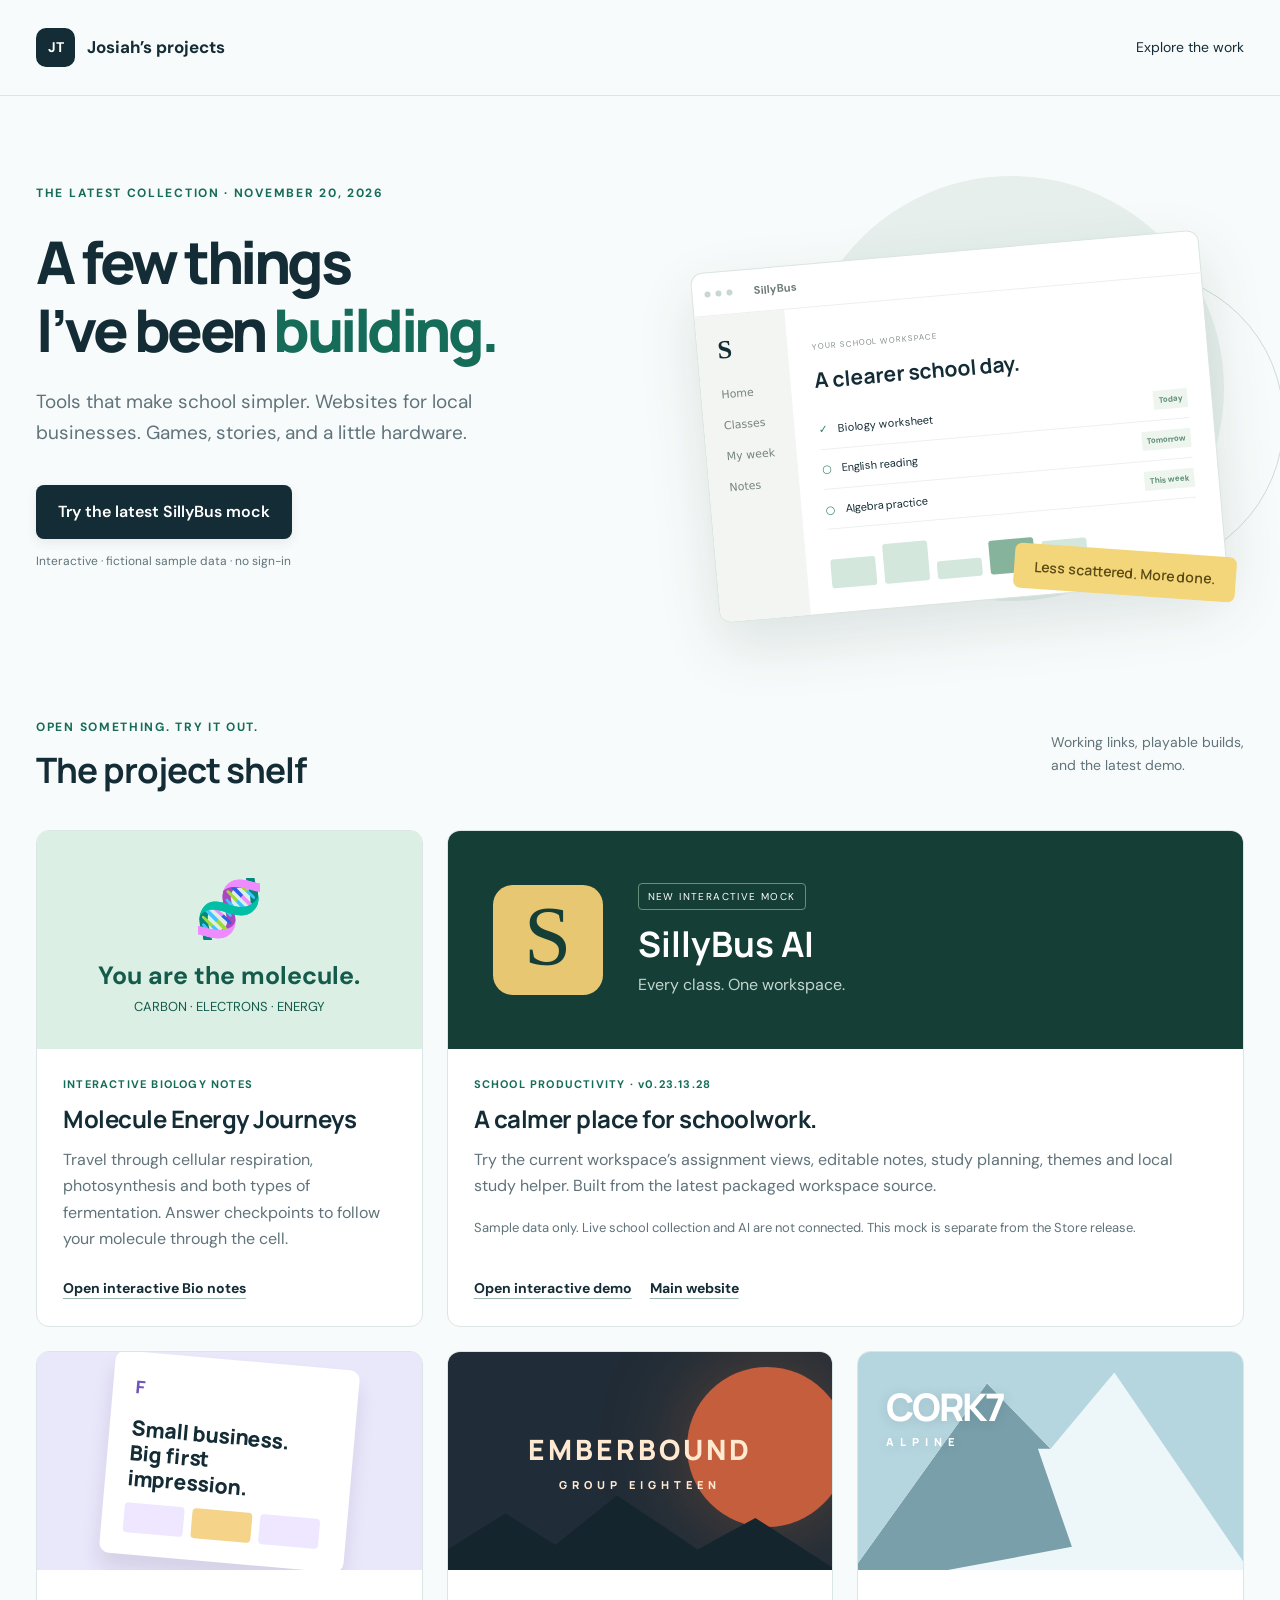
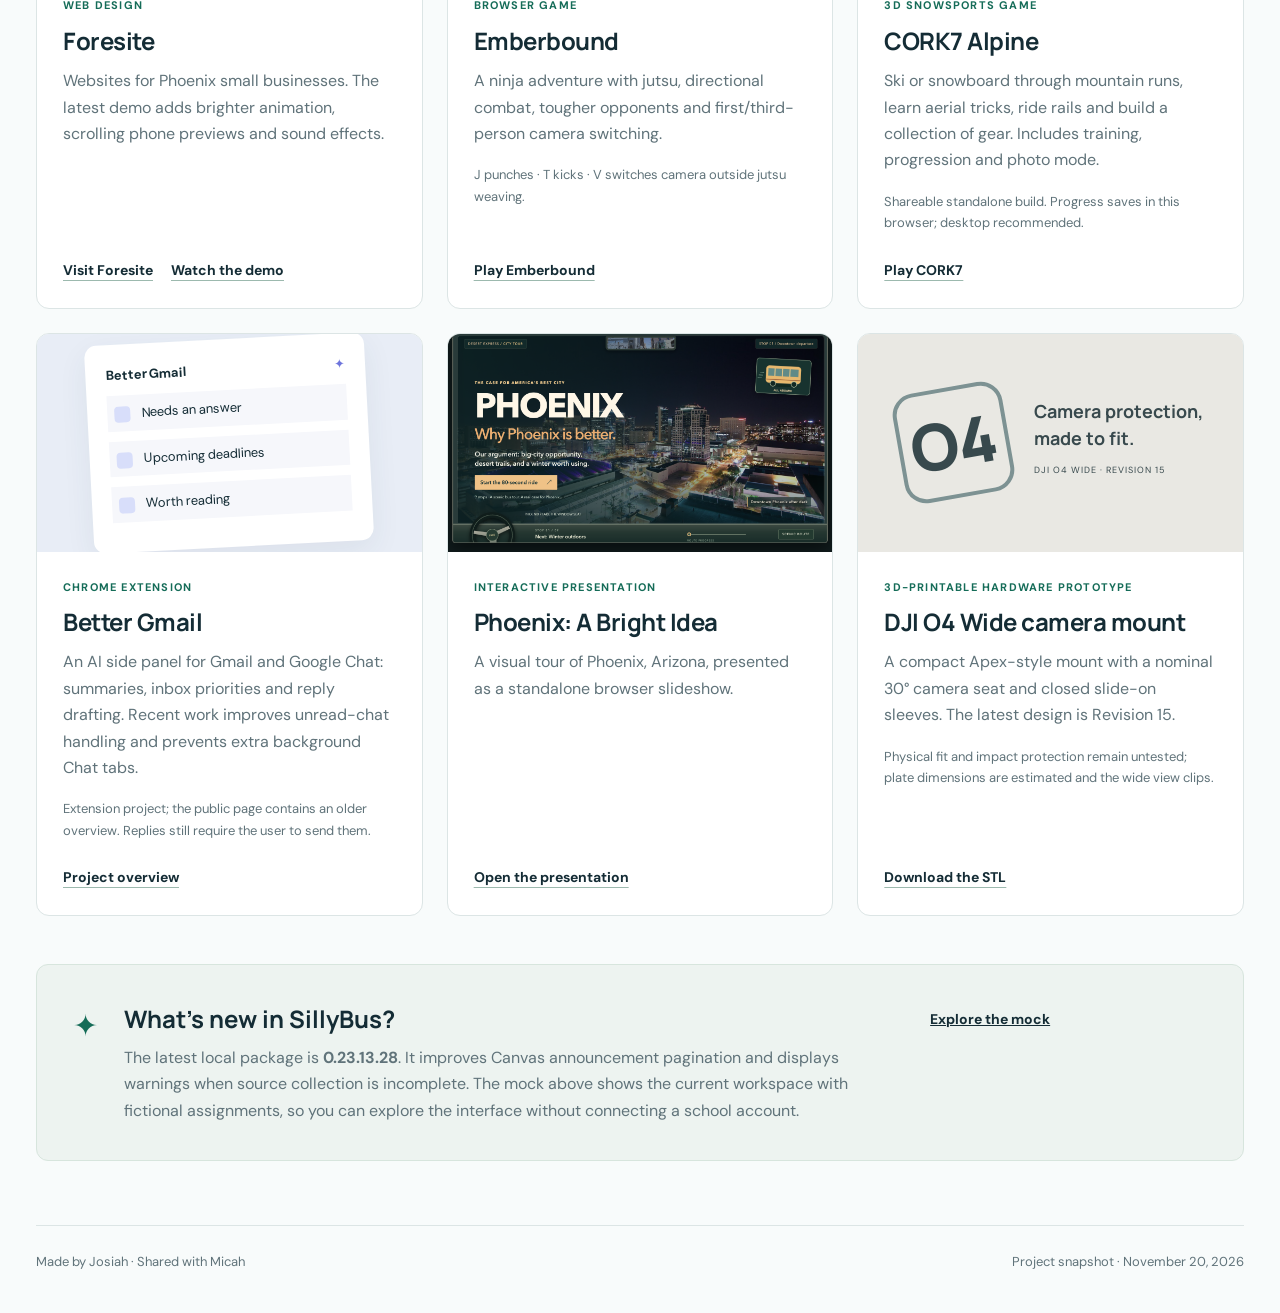
<file: index.html>
<!doctype html><html lang="en"><head><meta charset="utf-8"><meta name="viewport" content="width=device-width,initial-scale=1"><title>Josiah’s latest projects · November 2026</title><meta name="description" content="Explore Josiah’s latest apps, games and designs, including an interactive SillyBus demo."><meta name="robots" content="noindex"><link rel="stylesheet" href="showcase.css"></head><body>
<header><a class="brand" href="./"><span>JT</span> Josiah’s projects</a><a href="#projects">Explore the work</a></header>
<main><section class="hero"><p class="eyebrow">THE LATEST COLLECTION · NOVEMBER 20, 2026</p><h1>A few things<br>I’ve been <em>building.</em></h1><p class="lede">Tools that make school simpler. Websites for local businesses. Games, stories, and a little hardware.</p><a class="button" href="sillybus/">Try the latest SillyBus mock</a><span class="hero-note">Interactive · fictional sample data · no sign-in</span><div class="hero-art" aria-hidden="true"><div class="orbit one"></div><div class="orbit two"></div><div class="art-window"><div class="window-top"><i></i><i></i><i></i><b>SillyBus</b></div><div class="window-body"><div class="mini-rail">S<br><span>Home<br>Classes<br>My week<br>Notes</span></div><div class="mini-main"><small>YOUR SCHOOL WORKSPACE</small><h3>A clearer school day.</h3><div class="mini-task"><i>✓</i> Biology worksheet <b>Today</b></div><div class="mini-task"><i>○</i> English reading <b>Tomorrow</b></div><div class="mini-task"><i>○</i> Algebra practice <b>This week</b></div><div class="mini-chart"><span></span><span></span><span></span><span></span><span></span></div></div></div></div><div class="art-label">Less scattered. More done.</div></div></section>
<section id="projects"><div class="section-heading"><div><p class="eyebrow">OPEN SOMETHING. TRY IT OUT.</p><h2>The project shelf</h2></div><p>Working links, playable builds,<br>and the latest demo.</p></div>
<div class="grid">
<article class="card"><div class="card-art" style="background:#dcefe4;color:#145b4b;flex-direction:column"><span style="font-size:56px">🧬</span><strong style="font-size:25px">You are the molecule.</strong><span style="font-size:13px">CARBON · ELECTRONS · ENERGY</span></div><div class="card-body"><p class="category">INTERACTIVE BIOLOGY NOTES</p><h3>Molecule Energy Journeys</h3><p>Travel through cellular respiration, photosynthesis and both types of fermentation. Answer checkpoints to follow your molecule through the cell.</p><div class="links"><a href="biology/">Open interactive Bio notes</a></div></div></article>

<article class="card featured"><div class="card-art silly"><span class="large-s">S</span><div><span class="pill">NEW INTERACTIVE MOCK</span><h3>SillyBus AI</h3><p>Every class. One workspace.</p></div></div><div class="card-body"><p class="category">SCHOOL PRODUCTIVITY · v0.23.13.28</p><h3>A calmer place for schoolwork.</h3><p>Try the current workspace’s assignment views, editable notes, study planning, themes and local study helper. Built from the latest packaged workspace source.</p><p class="fine">Sample data only. Live school collection and AI are not connected. This mock is separate from the Store release.</p><div class="links"><a href="sillybus/">Open interactive demo</a><a href="https://sillybusai.com">Main website</a></div></div></article>
<article class="card"><div class="card-art foresite"><div class="web-layout"><i>F</i><strong>Small business.<br>Big first impression.</strong><div><b></b><b></b><b></b></div></div></div><div class="card-body"><p class="category">WEB DESIGN</p><h3>Foresite</h3><p>Websites for Phoenix small businesses. The latest demo adds brighter animation, scrolling phone previews and sound effects.</p><div class="links"><a href="https://foresite-roan.vercel.app/">Visit Foresite</a><a href="https://foresite-roan.vercel.app/demo/">Watch the demo</a></div></div></article>
<article class="card"><div class="card-art ember"><span class="ember-sun"></span><strong>EMBERBOUND<span>GROUP EIGHTEEN</span></strong></div><div class="card-body"><p class="category">BROWSER GAME</p><h3>Emberbound</h3><p>A ninja adventure with jutsu, directional combat, tougher opponents and first/third-person camera switching.</p><p class="fine">J punches · T kicks · V switches camera outside jutsu weaving.</p><div class="links"><a href="https://group-eighteen-shinobi.josiahetucker.chatgpt.site/">Play Emberbound</a></div></div></article>
<article class="card"><div class="card-art snow"><div class="mountain"></div><strong>CORK7<span>ALPINE</span></strong></div><div class="card-body"><p class="category">3D SNOWSPORTS GAME</p><h3>CORK7 Alpine</h3><p>Ski or snowboard through mountain runs, learn aerial tricks, ride rails and build a collection of gear. Includes training, progression and photo mode.</p><p class="fine">Shareable standalone build. Progress saves in this browser; desktop recommended.</p><div class="links"><a href="cork7/">Play CORK7</a></div></div></article>
<article class="card"><div class="card-art mail"><div class="mail-window"><b>Better Gmail <span>✦</span></b><p><i></i> Needs an answer</p><p><i></i> Upcoming deadlines</p><p><i></i> Worth reading</p></div></div><div class="card-body"><p class="category">CHROME EXTENSION</p><h3>Better Gmail</h3><p>An AI side panel for Gmail and Google Chat: summaries, inbox priorities and reply drafting. Recent work improves unread-chat handling and prevents extra background Chat tabs.</p><p class="fine">Extension project; the public page contains an older overview. Replies still require the user to send them.</p><div class="links"><a href="better-gmail.html">Project overview</a></div></div></article>
<article class="card"><div class="card-art phoenix"><img src="assets/phoenix.png" alt="Preview of the Phoenix city presentation" loading="lazy"></div><div class="card-body"><p class="category">INTERACTIVE PRESENTATION</p><h3>Phoenix: A Bright Idea</h3><p>A visual tour of Phoenix, Arizona, presented as a standalone browser slideshow.</p><div class="links"><a href="phoenix/">Open the presentation</a></div></div></article>
<article class="card"><div class="card-art hardware"><span>O4</span><div><strong>Camera protection,<br>made to fit.</strong><p>DJI O4 WIDE · REVISION 15</p></div></div><div class="card-body"><p class="category">3D-PRINTABLE HARDWARE PROTOTYPE</p><h3>DJI O4 Wide camera mount</h3><p>A compact Apex-style mount with a nominal 30° camera seat and closed slide-on sleeves. The latest design is Revision 15.</p><p class="fine">Physical fit and impact protection remain untested; plate dimensions are estimated and the wide view clips.</p><div class="links"><a href="assets/O4-Wide-R15.stl" download>Download the STL</a></div></div></article>
</div></section>
<section class="release"><span>✦</span><div><h2>What’s new in SillyBus?</h2><p>The latest local package is <b>0.23.13.28</b>. It improves Canvas announcement pagination and displays warnings when source collection is incomplete. The mock above shows the current workspace with fictional assignments, so you can explore the interface without connecting a school account.</p></div><a href="sillybus/">Explore the mock</a></section>
</main><footer><span>Made by Josiah · Shared with Micah</span><span>Project snapshot · November 20, 2026</span></footer></body></html>
</file>
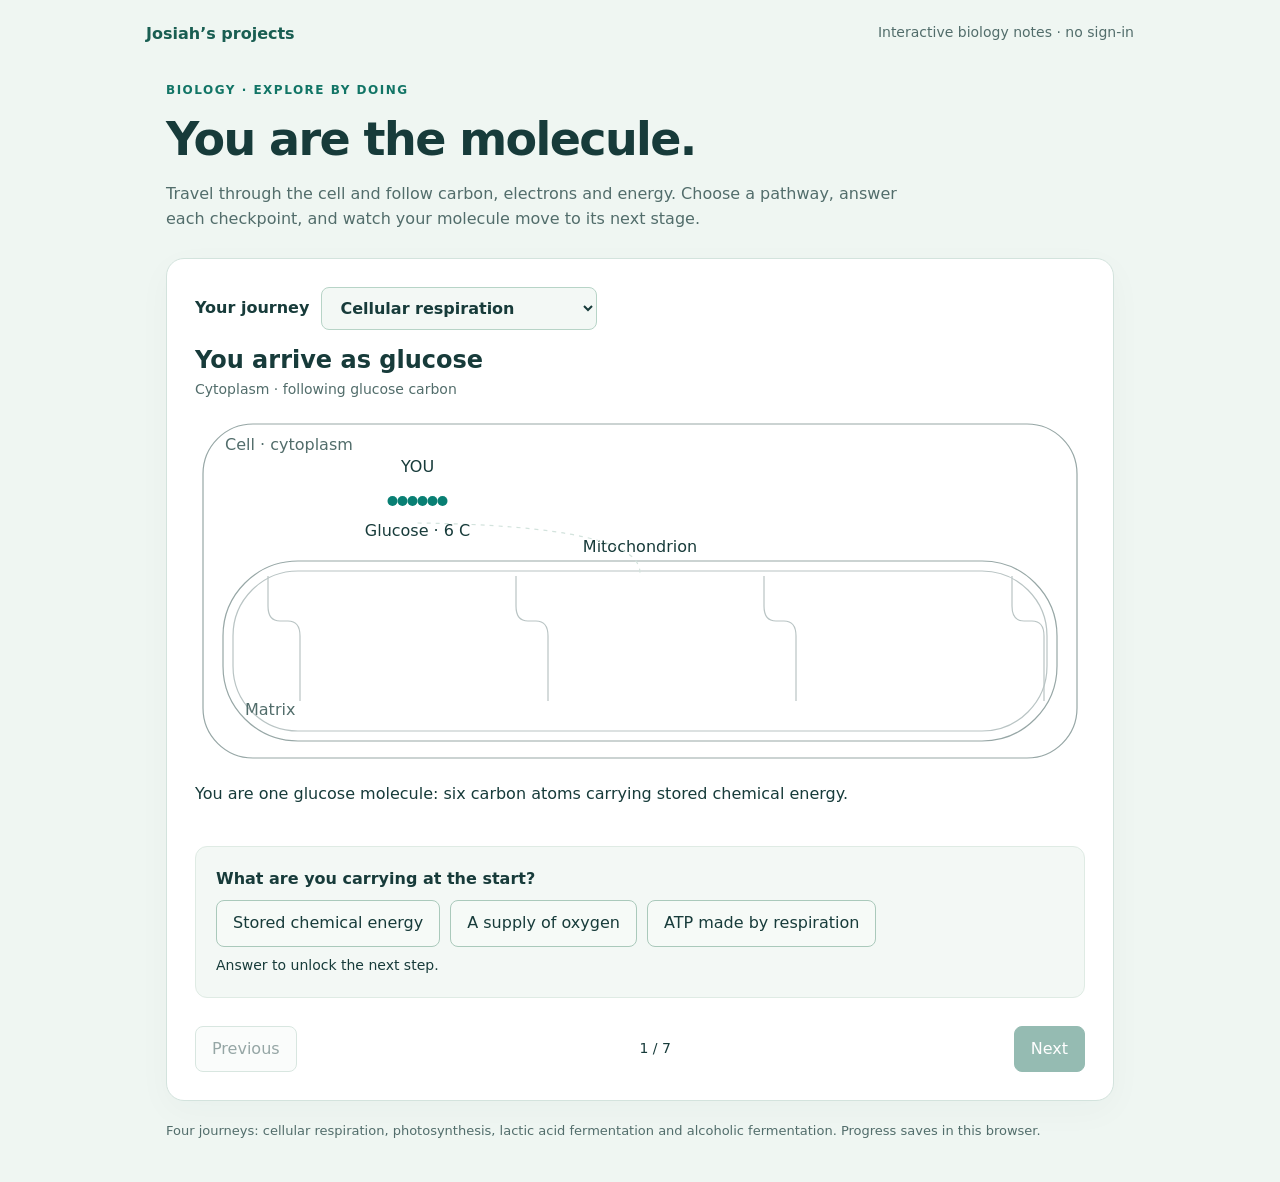
<file: biology/index.html>
<!doctype html><html lang="en"><head><meta charset="utf-8"><meta name="viewport" content="width=device-width,initial-scale=1"><title>Interactive Bio Notes · Molecule Energy Journeys</title><meta name="robots" content="noindex"><style>
:root{--font-size-base:16px;--foreground:#173b3a;--background:#fff;--muted-foreground:#526d6b;--border:#d3e3dd;--viz-series-1:#087f73;--viz-series-2:#9c5aa5}*{box-sizing:border-box}body{margin:0;background:#eff6f2;color:var(--foreground);font:16px/1.55 system-ui,sans-serif}header{max-width:1040px;padding:22px 26px;margin:auto;display:flex;justify-content:space-between;gap:15px}header a{color:#195e52;text-decoration:none;font-weight:650}header span{font-size:14px;color:#526d6b}main{max-width:1000px;margin:8px auto 40px;padding:0 26px}.eyebrow{font-size:12px;font-weight:700;letter-spacing:1.5px;color:#127566}h1{font-size:clamp(30px,5vw,46px);letter-spacing:-1.6px;line-height:1.15;margin:14px 0}h2{font-size:24px;line-height:1.2;margin:0}.intro{color:#526d6b;max-width:740px;margin-bottom:26px}.panel{background:#fff;border:1px solid var(--border);padding:28px;border-radius:18px;box-shadow:0 10px 35px #173b3a08}.form-label{font-weight:650;display:flex;gap:12px;align-items:center;flex-wrap:wrap}.form-select{font:inherit;background:#f3f8f5;border:1px solid #b7d4c7;border-radius:8px;padding:10px 14px;color:var(--foreground);max-width:100%}.viz-row{display:flex;gap:10px;align-items:center;flex-wrap:wrap}.btn{font:inherit;cursor:pointer;border:1px solid #aac9bb;border-radius:8px;background:#f6faf7;padding:10px 16px;color:var(--foreground)}.btn:hover{background:#e6f3ec}.btn[aria-pressed=true]{outline:2px solid #07816d;background:#e1f3e8}.btn-primary{background:#176b57;color:white;border-color:#176b57}.btn:disabled{opacity:.45;cursor:default}.btn:focus-visible,.form-select:focus-visible,a:focus-visible{outline:3px solid #b084df;outline-offset:3px}.text-small{font-size:14px}.text-muted{color:var(--muted-foreground)}.text-destructive{color:#b64335}.tabular-nums{font-variant-numeric:tabular-nums}.mej-check{padding:20px;background:#f3f8f5;border:1px solid #dfebe4;border-radius:12px}#mej-question{font-weight:650}#mej-caption{margin:0}footer{font-size:13px;color:#526d6b;margin-top:20px}.mej-navigation{padding-top:12px}@media(max-width:600px){header{padding:18px}header span{display:none}main{padding:0 14px}.panel{padding:18px 14px}.mej-check{padding:14px}.btn{padding:10px 12px}#molecule-energy-journeys .mej-heading{padding-inline-end:0!important}#molecule-energy-journeys #mej-map{font-size:12px}.form-select{width:100%}}
</style></head><body><header><a href="../">Josiah’s projects</a><span>Interactive biology notes · no sign-in</span></header><main><p class="eyebrow">BIOLOGY · EXPLORE BY DOING</p><h1>You are the molecule.</h1><p class="intro">Travel through the cell and follow carbon, electrons and energy. Choose a pathway, answer each checkpoint, and watch your molecule move to its next stage.</p><section class="panel"><div id="molecule-energy-journeys">
  <div class="viz-controls">
    <label class="form-label" for="mej-path">Your journey
      <select class="form-select" id="mej-path">
        <option value="respiration">Cellular respiration</option>
        <option value="photosynthesis">Photosynthesis</option>
        <option value="lactate">Fermentation: lactic acid</option>
        <option value="alcohol">Fermentation: alcoholic</option>
      </select>
    </label>
  </div>
  <div class="mej-heading">
    <h2 id="mej-title"></h2>
    <div class="text-small text-muted" id="mej-location"></div>
  </div>
  <div class="mej-scene" id="mej-scene">
    <svg id="mej-map" role="img" aria-labelledby="mej-map-title mej-map-desc"></svg>
  </div>
  <div class="mej-detail" aria-live="polite">
    <p id="mej-caption"></p>
  </div>
  <div class="mej-check">
    <div id="mej-question"></div>
    <div class="viz-row" id="mej-choices"></div>
    <div class="text-small" id="mej-feedback" role="status" aria-live="polite"></div>
  </div>
  <div class="viz-row mej-navigation">
    <button class="btn" id="mej-prev" type="button">Previous</button>
    <span class="text-small tabular-nums" id="mej-count"></span>
    <button class="btn btn-primary" id="mej-next" type="button">Next</button>
  </div>
</div>
<style>
#molecule-energy-journeys{display:flex;flex-direction:column;gap:calc(var(--font-size-base)*1);color:var(--foreground)}
#molecule-energy-journeys .mej-heading{display:flex;flex-direction:column;gap:calc(var(--font-size-base)*.25);padding-inline-end:90px}
#molecule-energy-journeys .mej-scene{width:100%;min-width:0}
#molecule-energy-journeys #mej-map{display:block;width:100%;height:350px;overflow:visible}
#molecule-energy-journeys .mej-detail{min-height:calc(var(--font-size-base)*3)}
#molecule-energy-journeys .mej-check{display:flex;flex-direction:column;gap:calc(var(--font-size-base)*.5)}
#molecule-energy-journeys .mej-navigation{justify-content:space-between}
#molecule-energy-journeys .mej-structure{fill:var(--background);stroke:color-mix(in srgb,var(--foreground) 45%,var(--background));stroke-width:1.2}
#molecule-energy-journeys .mej-fold{fill:none;stroke:color-mix(in srgb,var(--foreground) 30%,var(--background));stroke-width:1.2}
#molecule-energy-journeys .mej-flow{fill:none;stroke:var(--viz-series-1);stroke-width:2}
#molecule-energy-journeys .mej-wait{fill:none;stroke:var(--border);stroke-width:1.2;stroke-dasharray:4 5}
#molecule-energy-journeys .mej-label{fill:var(--foreground);font:inherit}
#molecule-energy-journeys .mej-small{fill:var(--muted-foreground);font:inherit}
#molecule-energy-journeys .mej-you{transition:transform 550ms ease}
#molecule-energy-journeys .mej-carbon{fill:var(--viz-series-1);stroke:none}
#molecule-energy-journeys .mej-token{fill:color-mix(in srgb,var(--viz-series-1) 12%,var(--background));stroke:var(--viz-series-1);stroke-width:1.5}
#molecule-energy-journeys .mej-carrier{fill:color-mix(in srgb,var(--viz-series-2) 13%,var(--background));stroke:var(--viz-series-2);stroke-width:1.5}
@media(prefers-reduced-motion:reduce){#molecule-energy-journeys .mej-you{transition:none}}
</style>
<script>
(() => {
  const root = document.getElementById('molecule-energy-journeys');
  const el = id => root.querySelector('#mej-' + id);
  const paths = {
    respiration: {name:'Cellular respiration', organelle:'mitochondrion', steps:[
      {title:'You arrive as glucose',location:'Cytoplasm',follow:'glucose carbon',token:'Glucose · 6 C',shape:'six',pos:[.25,85],caption:'You are one glucose molecule: six carbon atoms carrying stored chemical energy.',question:'What are you carrying at the start?',choices:['Stored chemical energy','A supply of oxygen','ATP made by respiration'],answer:0,why:'Glucose carries chemical energy. Respiration transfers some of that energy into ATP.'},
      {title:'Glycolysis splits you in two',location:'Cytoplasm',follow:'glucose carbon',token:'2 pyruvate · 3 C each',shape:'two3',pos:[.5,85],caption:'Your six carbons become two pyruvate molecules; glycolysis nets 2 ATP and loads electrons onto 2 NADH.',question:'What does NADH carry onward?',choices:['High-energy electrons','The two ATP molecules','Oxygen into the cell'],answer:0,why:'NADH is an electron carrier. It transports electrons, rather than storing ATP inside itself.',flow:'ATP: +2 net · NADH: 2'},
      {title:'Enter the mitochondrion',location:'Mitochondrial matrix',follow:'glucose carbon',token:'2 acetyl-CoA · 2 C each',shape:'two2',pos:[.5,205],caption:'Each pyruvate loses one carbon as CO₂; four carbons remain in two acetyl groups carried by coenzyme A.',question:'Where did the other two carbons go?',choices:['Into ATP','Out as 2 CO₂','Into oxygen'],answer:1,why:'Two carbon dioxide molecules leave during pyruvate oxidation. NADH also collects electrons.',gas:'2 CO₂ released'},
      {title:'The Krebs cycle releases the rest',location:'Mitochondrial matrix',follow:'glucose-derived carbon',token:'Carbon leaves as CO₂',shape:'co2',pos:[.34,245],caption:'Across the pathway, the remaining four glucose-derived carbons leave as CO₂; carriers collect electrons and the cycle makes 2 ATP per glucose.',question:'Does glucose carbon turn into ATP?',choices:['Yes, ATP is the leftover carbon','No, carbon exits as CO₂'],answer:1,why:'ATP is made from ADP and phosphate. Energy is transferred; glucose carbon does not become ATP.',gas:'4 more CO₂ · 6 total',flow:'ATP: +2 · NADH + FADH₂ loaded'},
      {title:'Switch roles: follow the electrons',location:'Matrix → inner membrane',follow:'electron energy, not carbon',token:'YOU: electrons on carriers',shape:'carrier',pos:[.62,235],caption:'Your carbon journey is over. Now follow energy-bearing electrons on NADH and FADH₂ toward the electron transport chain.',question:'After a carrier donates its electrons, can it be used again?',choices:['Yes, NAD⁺ or FAD can be reloaded','No, it becomes ATP'],answer:0,why:'NADH returns to NAD⁺, and FADH₂ returns to FAD. These carriers can collect electrons again.'},
      {title:'Electron transport builds a gradient',location:'Inner mitochondrial membrane',follow:'electron energy',token:'YOU: electrons → O₂',shape:'electron',pos:[.7,180],caption:'Electron energy pumps H⁺ across the inner membrane; oxygen accepts electrons at the end and helps form water.',question:'What is oxygen’s role here?',choices:['Final electron acceptor','Source of glucose carbon','Enzyme that makes ATP'],answer:0,why:'Oxygen accepts electrons at the end of the chain. Without it, aerobic electron transport cannot keep running.',flow:'H⁺ accumulates outside the matrix',gas:'O₂ → H₂O'},
      {title:'ATP synthase captures usable energy',location:'Inner mitochondrial membrane',follow:'energy through H⁺ flow',token:'H⁺ flow → ATP',shape:'atp',pos:[.7,270],caption:'H⁺ flows back into the matrix through ATP synthase, powering ADP + phosphate → ATP; this stage makes most of respiration’s ATP.',question:'What directly drives ATP synthase?',choices:['Carbon dioxide leaving the cell','H⁺ flowing down its gradient','Glucose entering the chain'],answer:1,why:'The H⁺ gradient stores potential energy. Flow through ATP synthase powers ATP production.',flow:'Most ATP is made here'}
    ]},
    photosynthesis: {name:'Photosynthesis',organelle:'chloroplast',steps:[
      {title:'You begin as carbon dioxide',location:'Outside the chloroplast → stroma',follow:'CO₂ carbon',token:'YOU: CO₂ · 1 C',shape:'one',pos:[.24,85],caption:'This time you start as carbon in CO₂. You will become part of a sugar rather than arrive as glucose.',question:'Where will the sugar’s carbon come from?',choices:['Carbon dioxide','Water','Sunlight'],answer:0,why:'CO₂ supplies carbon. Light supplies energy; water supplies electrons for the light reactions.'},
      {title:'Light reactions prepare the energy',location:'Thylakoid membrane; your CO₂ waits',follow:'CO₂ carbon waiting in stroma',token:'YOU: CO₂ waits',shape:'one',pos:[.28,280],caption:'While your carbon waits, light reactions split water, release O₂, and use light energy to produce ATP and NADPH.',question:'The released oxygen comes from…',choices:['CO₂','Water','Glucose'],answer:1,why:'The oxygen released by the light reactions comes from splitting water, not from CO₂.',flow:'Light + H₂O → O₂ · ATP + NADPH'},
      {title:'ATP and NADPH reach the Calvin cycle',location:'Stroma',follow:'CO₂ carbon',token:'YOU: CO₂ + ready carriers',shape:'one',pos:[.65,280],caption:'ATP supplies energy; NADPH supplies high-energy electrons for the Calvin cycle, where your carbon will be used.',question:'Which carrier supplies high-energy electrons?',choices:['NADPH','ATP','CO₂'],answer:0,why:'NADPH carries reducing power. ATP provides energy for the cycle’s reactions.',flow:'ATP + NADPH → Calvin cycle'},
      {title:'Carbon fixation brings you into the cycle',location:'Stroma',follow:'CO₂ carbon fixed into molecules',token:'YOU: fixed carbon',shape:'one',pos:[.3,245],caption:'The Calvin cycle incorporates CO₂ carbon into organic molecules; ATP and NADPH help turn those molecules into G3P.',question:'Where does the Calvin cycle occur?',choices:['Stroma','Thylakoid interior','Mitochondrial matrix'],answer:0,why:'The Calvin cycle occurs in the stroma, the fluid around the thylakoids.'},
      {title:'G3P can become sugar',location:'Stroma → sugar-building pathways',follow:'carbon toward sugar',token:'2 G3P → sugar',shape:'two3',pos:[.7,280],caption:'Some three-carbon G3P leaves the cycle; two net G3P provide enough carbon to build one six-carbon sugar.',question:'Is glucose the direct product that leaves the Calvin cycle?',choices:['No, G3P leaves and can build sugars','Yes, whole glucose exits each turn'],answer:0,why:'The cycle’s net carbohydrate output is G3P. Cells use it to make glucose and other organic molecules.',flow:'Carbon is retained in organic molecules'},
      {title:'You are now part of stored food energy',location:'Plant cell',follow:'carbon in sugar',token:'Sugar · 6 C',shape:'six',pos:[.5,85],caption:'Your CO₂ carbon is now part of sugar; NADP⁺ and ADP return to the light reactions to be recharged.',question:'What returns to the light reactions?',choices:['ADP and NADP⁺','Glucose and CO₂','Lactate and ethanol'],answer:0,why:'ATP becomes ADP after energy use, and NADPH becomes NADP⁺ after donating electrons. Both can be recharged.',flow:'Light → stored chemical energy'}
    ]},
    lactate:{name:'Lactic acid fermentation',organelle:null,steps:[
      {title:'You start as glucose',location:'Cytoplasm',follow:'glucose carbon',token:'Glucose · 6 C',shape:'six',pos:[.25,140],caption:'You remain in the cytoplasm for this entire route; fermentation keeps glycolysis working when aerobic respiration is limited.',question:'Will this route take you into a mitochondrion?',choices:['No, it stays in the cytoplasm','Yes, fermentation requires the matrix'],answer:0,why:'Glycolysis and lactic acid fermentation happen in the cytoplasm.'},
      {title:'Glycolysis makes the ATP',location:'Cytoplasm',follow:'glucose carbon',token:'2 pyruvate · 3 C each',shape:'two3',pos:[.5,150],caption:'Glucose splits into two pyruvate molecules, producing 2 net ATP and 2 NADH per glucose.',question:'How much ATP has this pathway gained so far?',choices:['2 net ATP','36 ATP','No ATP'],answer:0,why:'Glycolysis nets 2 ATP per glucose. Fermentation itself does not add more ATP.',flow:'ATP: +2 net · NADH loaded'},
      {title:'NADH passes electrons to pyruvate',location:'Cytoplasm',follow:'carbon + carrier recycling',token:'Pyruvate → lactate',shape:'two3',pos:[.7,220],caption:'Pyruvate accepts electrons from NADH and becomes lactate; NADH is recycled into NAD⁺.',question:'Why does the cell need NAD⁺ back?',choices:['So glycolysis can keep accepting electrons','To add oxygen to lactate','To turn lactate directly into ATP'],answer:0,why:'Glycolysis needs NAD⁺ as an electron acceptor. Fermentation regenerates it.',flow:'NADH → NAD⁺ → back to glycolysis'},
      {title:'Your carbon stays in lactate',location:'Cytoplasm',follow:'carbon in lactate',token:'2 lactate · 3 C each',shape:'two3',pos:[.5,260],caption:'All six carbons remain in two lactate molecules; the ATP yield stays at the 2 made by glycolysis.',question:'What extra ATP did fermentation itself produce?',choices:['0 extra ATP','2 extra ATP','Most of the cell’s ATP'],answer:0,why:'Fermentation’s payoff is regenerated NAD⁺, which allows glycolysis to continue.',flow:'2 ATP total · no CO₂ released'}
    ]},
    alcohol:{name:'Alcoholic fermentation',organelle:null,steps:[
      {title:'You start as glucose',location:'Cytoplasm',follow:'glucose carbon',token:'Glucose · 6 C',shape:'six',pos:[.25,140],caption:'In yeast, your glucose carbon can take an oxygen-independent route through alcoholic fermentation.',question:'Where does this route happen?',choices:['Cytoplasm','Chloroplast','Mitochondrial inner membrane'],answer:0,why:'Glycolysis and alcoholic fermentation take place in the cytoplasm.'},
      {title:'Glycolysis makes the ATP',location:'Cytoplasm',follow:'glucose carbon',token:'2 pyruvate · 3 C each',shape:'two3',pos:[.5,150],caption:'Glucose becomes two pyruvate molecules; glycolysis nets 2 ATP and transfers electrons to NADH.',question:'What carries those electrons?',choices:['NADH','Carbon dioxide','Oxygen'],answer:0,why:'NAD⁺ accepts electrons during glycolysis and becomes NADH.',flow:'ATP: +2 net · NADH loaded'},
      {title:'Two carbons leave as carbon dioxide',location:'Cytoplasm',follow:'glucose carbon',token:'2 acetaldehyde · 2 C each',shape:'two2',pos:[.7,220],caption:'Each pyruvate loses one carbon as CO₂, leaving two two-carbon acetaldehyde molecules.',question:'How many of your six carbons have left as CO₂?',choices:['2','4','6'],answer:0,why:'Two pyruvate molecules each release one CO₂, so four carbons remain.',gas:'2 CO₂ released'},
      {title:'NAD⁺ returns; ethanol remains',location:'Cytoplasm',follow:'carbon in ethanol',token:'2 ethanol · 2 C each',shape:'two2',pos:[.5,260],caption:'NADH donates electrons to acetaldehyde, forming ethanol and regenerating NAD⁺; fermentation adds no ATP beyond glycolysis’s 2.',question:'What lets glycolysis keep running?',choices:['Regenerated NAD⁺','Ethanol becoming oxygen','Extra ATP from fermentation'],answer:0,why:'Recycling NAD⁺ keeps an electron acceptor available for glycolysis.',flow:'2 ethanol + 2 CO₂ · 2 ATP total'}
    ]}
  };
  let state = {path:'respiration',positions:{},answers:{},finished:{}};
  let lastPoint = null;
  const svg = el('map');
  const esc = s => String(s).replace(/[&<>"']/g,c=>({'&':'&amp;','<':'&lt;','>':'&gt;','"':'&quot;',"'":'&#39;'}[c]));
  function acceptState(saved) {
    const v = saved && saved.privateContent;
    if (!v || !paths[v.path]) return;
    state = {path:v.path,positions:{},answers:{},finished:{}};
    for (const key of Object.keys(paths)) {
      const n = v.positions && v.positions[key];
      state.positions[key] = Number.isInteger(n) ? Math.max(0,Math.min(paths[key].steps.length-1,n)) : 0;
      state.answers[key] = {};
      for (let i=0;i<paths[key].steps.length;i++) {
        const a = v.answers && v.answers[key] && v.answers[key][i];
        if (Number.isInteger(a) && a>=0 && a<paths[key].steps[i].choices.length) state.answers[key][i]=a;
      }
      state.finished[key] = Boolean(v.finished && v.finished[key]);
    }
  }
  function save() {
    try { localStorage.setItem('bio-energy-journeys-v1',JSON.stringify({privateContent:state})); } catch (_) {}
    if (!window.openai || !window.openai.setWidgetState) return;
    const p = paths[state.path], i=state.positions[state.path]||0;
    const value={modelContent:{pathway:p.name,stage:p.steps[i].title,following:p.steps[i].follow,completed:Boolean(state.finished[state.path])},privateContent:state};
    try { Promise.resolve(window.openai.setWidgetState(value)).catch(()=>{}); } catch (_) {}
  }
  function tokenShape(s) {
    const dot=(x,y)=>`<circle class="mej-carbon" cx="${x}" cy="${y}" r="5"/>`;
    if(s==='six') return [-25,-15,-5,5,15,25].map(x=>dot(x,0)).join('');
    if(s==='two3') return [-32,-22,-12,12,22,32].map(x=>dot(x,0)).join('');
    if(s==='two2') return [-24,-14,14,24].map(x=>dot(x,0)).join('');
    if(s==='one') return dot(0,0);
    if(s==='co2') return `<circle class="mej-token" r="21"/><text class="mej-label" y="5" text-anchor="middle">CO₂</text>`;
    return `<ellipse class="${s==='carrier'?'mej-carrier':'mej-token'}" rx="38" ry="20"/><text class="mej-label" y="5" text-anchor="middle">${s==='carrier'?'NADH':s==='atp'?'ATP':'e⁻'}</text>`;
  }
  function draw() {
    const p=paths[state.path], s=p.steps[state.positions[state.path]||0];
    const w=Math.max(280,Math.round(el('scene').clientWidth || 600)), h=350;
    const x=s.token.length>22?w/2:Math.max(100,Math.min(w-100,w*s.pos[0])), y=s.pos[1];
    const ox=28, ow=w-56;
    let organelle='';
    if(p.organelle==='mitochondrion') {
      organelle=`<rect class="mej-structure" x="${ox}" y="145" width="${ow}" height="180" rx="75"/><rect class="mej-fold" x="${ox+10}" y="155" width="${ow-20}" height="160" rx="65"/><text class="mej-label" x="${w/2}" y="136" text-anchor="middle">Mitochondrion</text><text class="mej-small" x="${ox+22}" y="299">Matrix</text>`;
      for(let k=0;k<4;k++){const fx=ox+45+k*(ow-90)/3;organelle+=`<path class="mej-fold" d="M${fx} 160 v30 q0 15 12 15 h8 q12 0 12 15 v65"/>`;}
      if(s.shape==='electron'||s.shape==='atp'){
        organelle+=`<text class="mej-small" x="${w/2}" y="332" text-anchor="middle">Inner membrane → ATP synthase</text>`;
        for(let k=0;k<3;k++)organelle+=`<text class="mej-label" x="${ox+33+k*29}" y="168">H⁺</text>`;
        const ax=ox+65;
        organelle+=`<path class="mej-structure" d="M${ax-14} 174 h28 v24 l-8 10 v12 h-12 v-12 l-8-10Z"/><path class="mej-flow" d="M${ax} 149 v79" marker-end="url(#mej-arrow)"/><text class="mej-label" x="${ax}" y="250" text-anchor="middle">ATP synthase</text><text class="mej-small" x="${ax}" y="273" text-anchor="middle">ADP → ATP</text>`;
        const ex=Math.min(w-65,w*.73);
        organelle+=`<line class="mej-fold" x1="${ex-35}" y1="185" x2="${ex+35}" y2="185"/><rect class="mej-structure" x="${ex-38}" y="174" width="16" height="22" rx="5"/><rect class="mej-structure" x="${ex-8}" y="174" width="16" height="22" rx="5"/><rect class="mej-structure" x="${ex+22}" y="174" width="16" height="22" rx="5"/><path class="mej-flow" d="M${ex+30} 173 v-23" marker-end="url(#mej-arrow)"/><text class="mej-small" x="${ex}" y="${s.shape==='atp'?216:237}" text-anchor="middle">ETC: H⁺ out</text>`;
      }
    } else if(p.organelle==='chloroplast') {
      organelle=`<rect class="mej-structure" x="${ox}" y="145" width="${ow}" height="180" rx="75"/><rect class="mej-fold" x="${ox+9}" y="154" width="${ow-18}" height="162" rx="68"/><text class="mej-label" x="${w/2}" y="136" text-anchor="middle">Chloroplast</text><text class="mej-small" x="${ox+24}" y="300">Stroma</text>`;
      for(let k=0;k<2;k++){const tx=w*(k===0?.32:.67);for(let z=0;z<3;z++)organelle+=`<ellipse class="mej-structure" cx="${tx}" cy="${183+z*10}" rx="29" ry="6"/>`;}
      organelle+=`<text class="mej-small" x="${w/2}" y="233" text-anchor="middle">Thylakoids</text>`;
    }
    const prev=lastPoint || [x,y];
    const scene=`<title id="mej-map-title">${esc(p.name)}: ${esc(s.title)}</title><desc id="mej-map-desc">You follow ${esc(s.follow)}. Current compartment: ${esc(s.location)}. ${esc(s.caption)}</desc><defs><marker id="mej-arrow" viewBox="0 0 10 10" refX="8" refY="5" markerWidth="7" markerHeight="7" orient="auto"><path d="M1 1 L8 5 L1 9" fill="none" stroke="var(--viz-series-1)" stroke-width="1.4"/></marker></defs><rect class="mej-structure" x="8" y="8" width="${w-16}" height="334" rx="50"/><text class="mej-small" x="30" y="34">Cell · cytoplasm</text>${organelle}${p.organelle?`<path class="mej-wait" d="M${w*.25} 107 Q${w*.5} 110 ${w*.5} 157"/>`:''}<g class="mej-you" id="mej-you" style="transform:translate(${prev[0]}px,${prev[1]}px)"><text class="mej-label" y="-29" text-anchor="middle">YOU</text>${tokenShape(s.shape)}<text class="mej-label" y="35" text-anchor="middle">${esc(s.token)}</text></g>`;
    svg.setAttribute('viewBox',`0 0 ${w} ${h}`);svg.innerHTML=scene;
    if(s.gas){const gx=w-40;svg.insertAdjacentHTML('beforeend',`<path class="mej-flow" d="M${w*.65} 112 L${gx} 65" marker-end="url(#mej-arrow)"/><text class="mej-small" x="${w/2}" y="54" text-anchor="middle">${esc(s.gas)}</text>`);}
    if(s.flow)svg.insertAdjacentHTML('beforeend',`<text class="mej-small" x="${w/2}" y="${p.organelle?108:65}" text-anchor="middle">${esc(s.flow)}</text>`);
    const you=svg.querySelector('#mej-you');
    requestAnimationFrame(()=>{you.style.transform=`translate(${x}px,${y}px)`;});
    lastPoint=[x,y];
  }
  function render() {
    const p=paths[state.path], i=state.positions[state.path]||0, s=p.steps[i];
    const a=state.answers[state.path] && state.answers[state.path][i], correct=a===s.answer;
    el('path').value=state.path;el('title').textContent=s.title;
    el('location').textContent=s.location+' · following '+s.follow;
    el('caption').textContent=s.caption;el('question').textContent=s.question;
    el('choices').replaceChildren();
    s.choices.forEach((label,j)=>{const button=document.createElement('button');button.type='button';button.className='btn';button.textContent=label;button.setAttribute('aria-pressed',String(a===j));button.addEventListener('click',()=>{(state.answers[state.path] ||= {})[i]=j;render();save();});el('choices').append(button);});
    el('feedback').textContent=a===undefined?'Answer to unlock the next step.':correct?'Correct. '+s.why:'Try again. '+(i===0?'Look at who you are and where you are.':'Follow the molecule or carrier shown above.');
    el('feedback').classList.toggle('text-destructive',a!==undefined&&!correct);
    el('prev').disabled=i===0;el('next').disabled=!correct || Boolean(state.finished[state.path] && i===p.steps.length-1);
    el('next').textContent=i===p.steps.length-1?(state.finished[state.path]?'Journey complete':'Finish'):'Next';
    el('count').textContent=`${i+1} / ${p.steps.length}`;
    draw();
  }
  el('path').addEventListener('change',()=>{state.path=el('path').value;lastPoint=null;render();save();});
  el('prev').addEventListener('click',()=>{const i=state.positions[state.path]||0;if(i>0){state.positions[state.path]=i-1;render();save();}});
  el('next').addEventListener('click',()=>{const p=paths[state.path],i=state.positions[state.path]||0;if(!state.answers[state.path] || state.answers[state.path][i]!==p.steps[i].answer)return;if(i<p.steps.length-1)state.positions[state.path]=i+1;else state.finished[state.path]=true;render();save();});
  try { acceptState(JSON.parse(localStorage.getItem('bio-energy-journeys-v1'))); } catch (_) {}
  acceptState(window.openai && window.openai.widgetState);
  window.addEventListener('openai:set_globals',event=>{const globals=event.detail && event.detail.globals;if(globals && globals.widgetState){acceptState(globals.widgetState);lastPoint=null;render();}});
  new ResizeObserver(()=>{lastPoint=null;draw();}).observe(el('scene'));
  render();
})();
</script>
</section><footer>Four journeys: cellular respiration, photosynthesis, lactic acid fermentation and alcoholic fermentation. Progress saves in this browser.</footer></main></body></html>
</file>
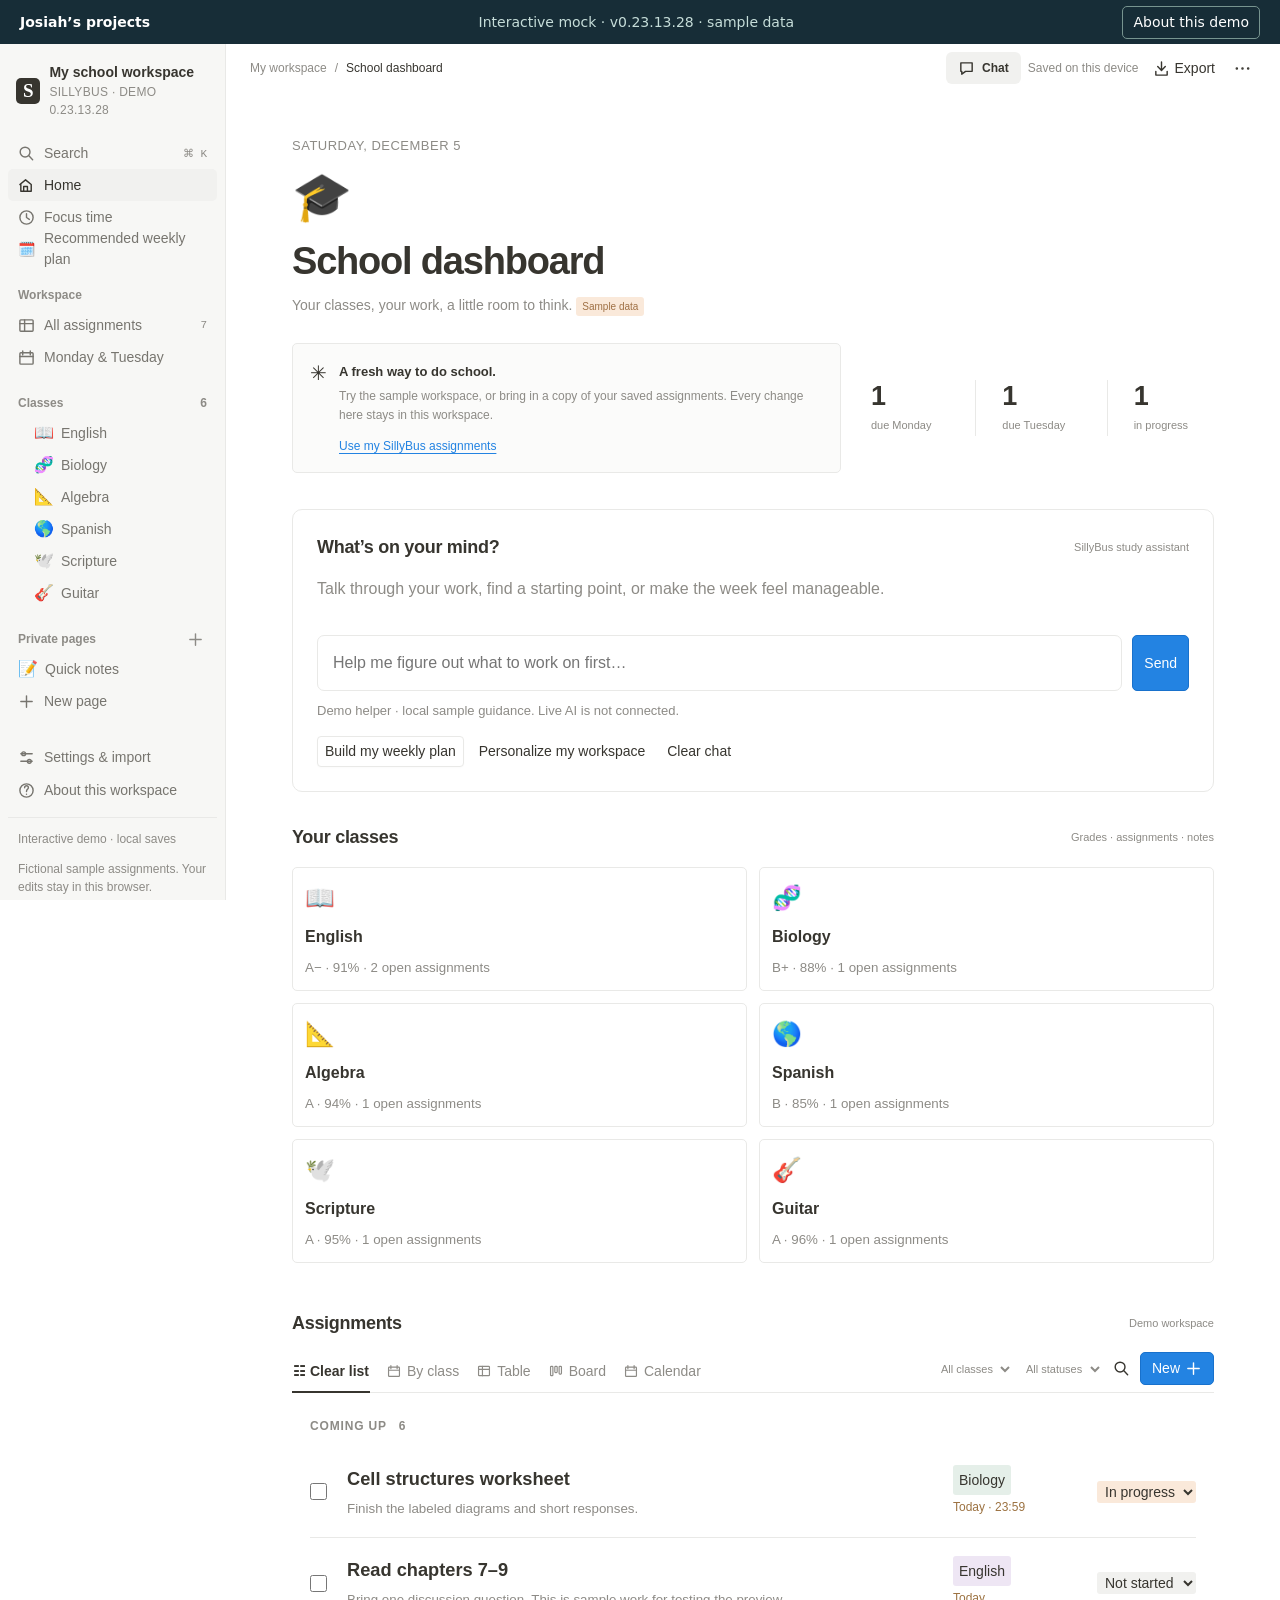
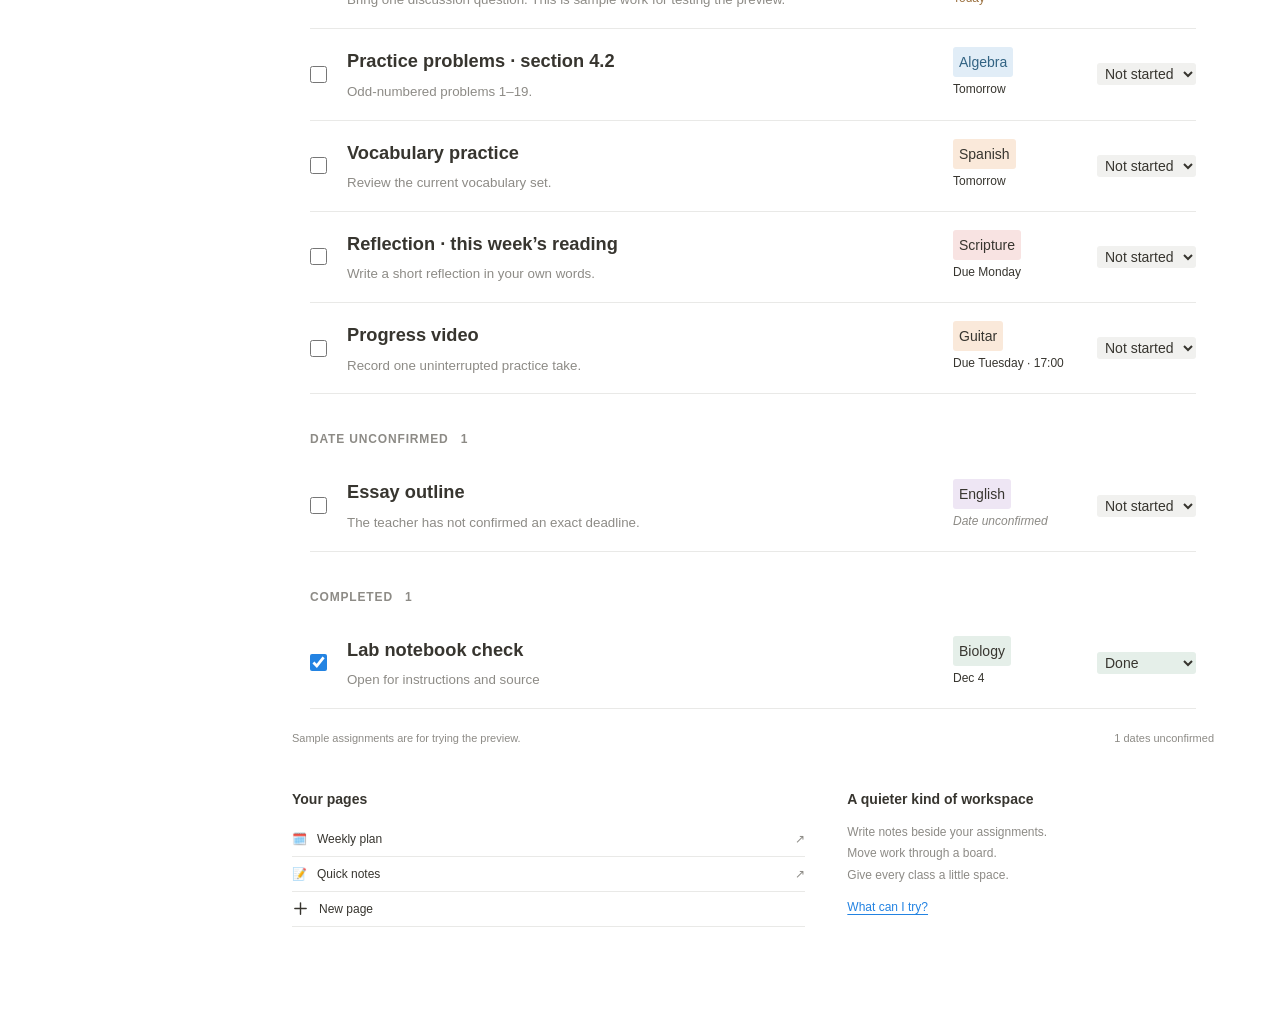
<file: sillybus/index.html>
<!doctype html><html lang="en"><head><meta http-equiv="Content-Security-Policy" content="default-src 'self' data: blob:; script-src 'self' 'unsafe-inline'; style-src 'self' 'unsafe-inline'; connect-src 'none'"><meta charset="utf-8"><meta name="viewport" content="width=device-width,initial-scale=1"><meta name="color-scheme" content="light dark"><title>SillyBus 0.23.13.28 · Interactive demo</title><link rel="stylesheet" href="style.css"><link rel="stylesheet" href="demo.css"><meta name="robots" content="noindex"></head><body>
<aside id="sidebar"></aside><div id="shell"><header id="topbar"></header><main id="main"></main></div><div id="overlay-root"></div><div id="toast" role="status"></div><input type="file" id="import-file" accept="application/json" hidden><script src="planner.js"></script><script src="app.js"></script><script src="enhancements.js"></script><script src="context-resolver.js"></script><script src="import-copy.js"></script><script src="workspace-options.js"></script><script src="demo.js"></script></body></html>
</file>
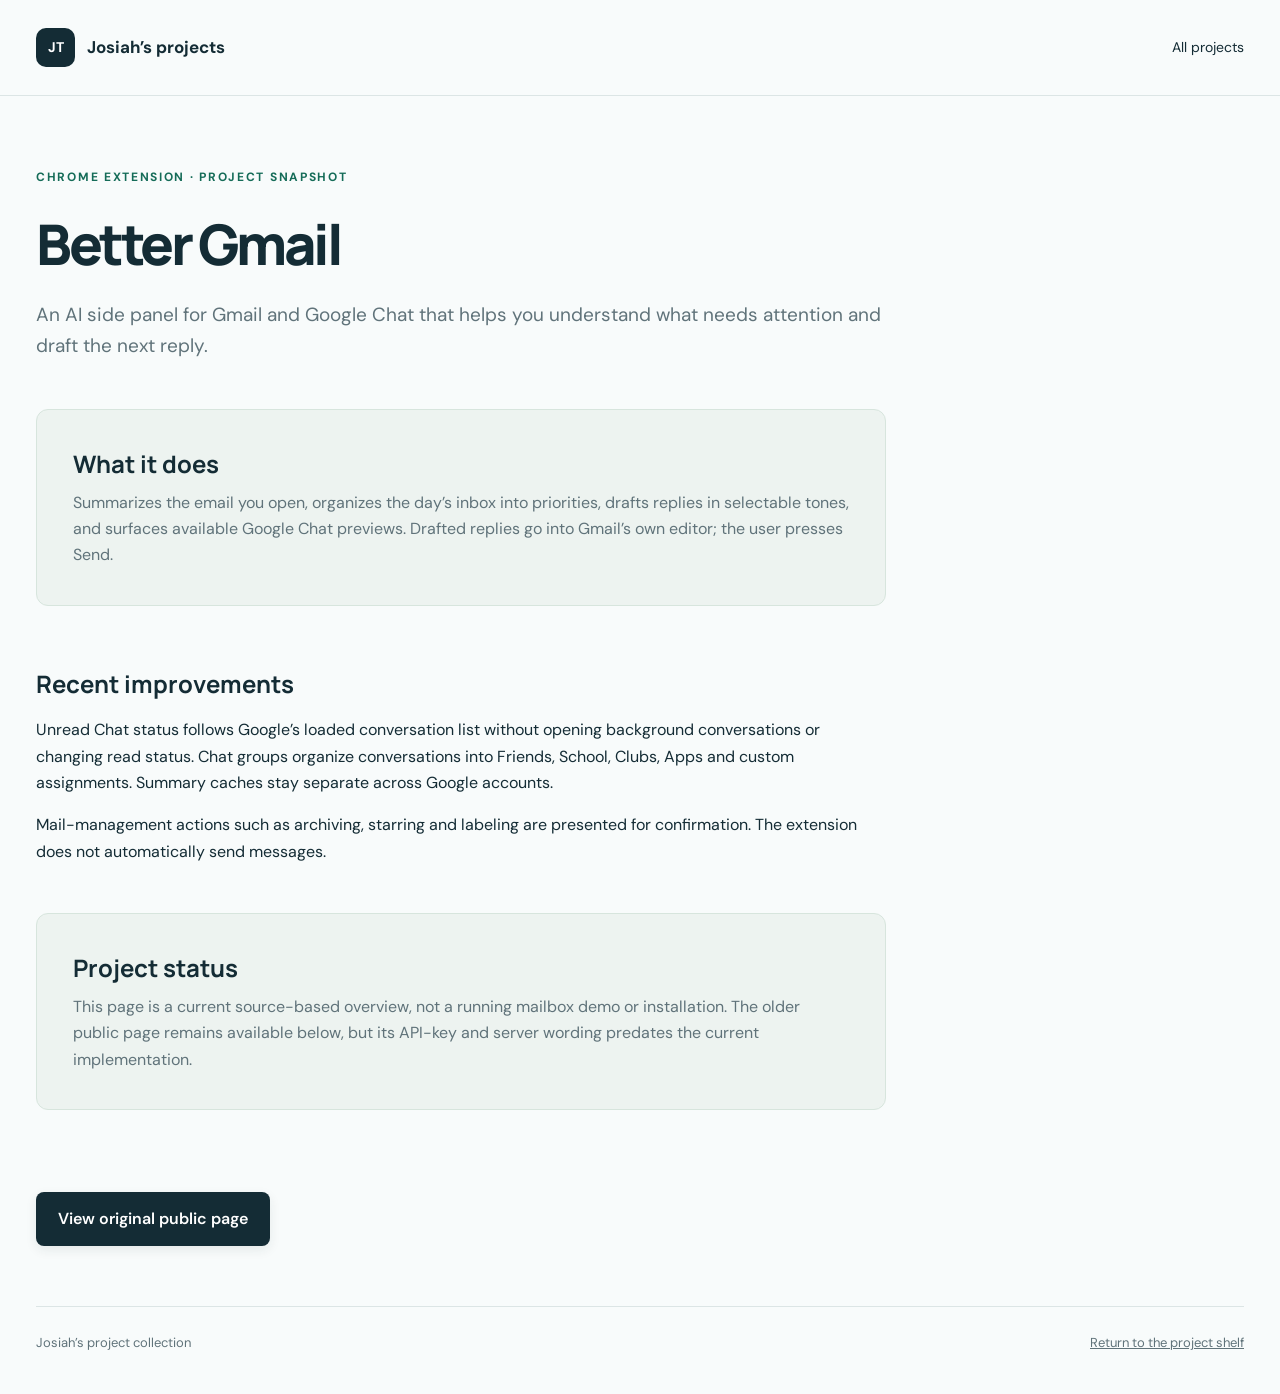
<file: better-gmail.html>
<!doctype html><html lang="en"><head><meta charset="utf-8"><meta name="viewport" content="width=device-width,initial-scale=1"><title>Better Gmail · Josiah’s projects</title><link rel="stylesheet" href="showcase.css"><meta name="robots" content="noindex"></head><body><header><a class="brand" href="./"><span>JT</span> Josiah’s projects</a><a href="./">All projects</a></header><main style="max-width:850px;padding:60px 0"><p class="eyebrow">CHROME EXTENSION · PROJECT SNAPSHOT</p><h1 style="font-size:56px">Better Gmail</h1><p class="lede" style="max-width:none">An AI side panel for Gmail and Google Chat that helps you understand what needs attention and draft the next reply.</p><div class="release" style="display:block"><h2>What it does</h2><p>Summarizes the email you open, organizes the day’s inbox into priorities, drafts replies in selectable tones, and surfaces available Google Chat previews. Drafted replies go into Gmail’s own editor; the user presses Send.</p></div><h2>Recent improvements</h2><p>Unread Chat status follows Google’s loaded conversation list without opening background conversations or changing read status. Chat groups organize conversations into Friends, School, Clubs, Apps and custom assignments. Summary caches stay separate across Google accounts.</p><p>Mail-management actions such as archiving, starring and labeling are presented for confirmation. The extension does not automatically send messages.</p><div class="release" style="display:block"><h2>Project status</h2><p>This page is a current source-based overview, not a running mailbox demo or installation. The older public page remains available below, but its API-key and server wording predates the current implementation.</p></div><a class="button" href="https://jomonkey22.github.io/better-gmail-site/">View original public page</a></main><footer><span>Josiah’s project collection</span><a href="./">Return to the project shelf</a></footer></body></html>
</file>
<file: showcase.css>
@import url('https://fonts.googleapis.com/css2?family=DM+Sans:wght@400;500;600;700&family=Manrope:wght@400;600;700;800&display=swap');
:root{--ink:#142c35;--muted:#60737a;--green:#156c58;--line:#dce5e5;--paper:#f8fbfb}*{box-sizing:border-box}html{scroll-behavior:smooth}body{margin:0;background:var(--paper);color:var(--ink);font:16px/1.65 'DM Sans',system-ui,sans-serif}a{color:inherit}header{max-width:1320px;margin:auto;display:flex;justify-content:space-between;align-items:center;padding:28px 36px;border-bottom:1px solid var(--line)}header>a{text-decoration:none;font-size:14px}.brand{display:flex;gap:12px;align-items:center;font-size:17px;font-weight:700}.brand>span{display:grid;place-items:center;background:var(--ink);color:#fff;border-radius:10px;width:39px;height:39px;font-size:14px}main{max-width:1248px;margin:auto}.hero{position:relative;padding:76px 0 88px;min-height:610px;isolation:isolate}.eyebrow{font-size:12px;font-weight:700;letter-spacing:1.7px;color:var(--green)}h1,h2,h3{font-family:Manrope,system-ui,sans-serif;line-height:1.15}h1{font-size:clamp(42px,4.6vw,67px);letter-spacing:-3.5px;margin:24px 0;font-weight:800}h1 em{font-style:normal;color:var(--green)}.lede{font-size:19px;line-height:1.6;max-width:470px;color:var(--muted)}.button{display:inline-block;padding:14px 22px;border-radius:8px;background:var(--ink);color:#fff;text-decoration:none;font-weight:600;margin-top:18px;box-shadow:0 4px 12px #142c3515}.button:hover{background:var(--green)}.hero-note{display:block;font-size:12px;color:var(--muted);margin-top:13px}.hero-art{position:absolute;right:0;top:65px;width:550px;height:450px;z-index:-1}.orbit{position:absolute;border-radius:50%;background:#e6efec}.one{width:425px;height:425px;right:20px;top:15px}.two{width:300px;height:300px;right:-40px;top:110px;background:transparent;border:1px solid #cbddd6}.art-window{position:absolute;top:90px;left:10px;width:510px;border-radius:12px;overflow:hidden;background:#fff;box-shadow:0 24px 60px #153d3220;transform:rotate(-5deg);border:1px solid #dae5df}.window-top{padding:12px;display:flex;align-items:center;gap:5px;border-bottom:1px solid #eee;font-size:11px;color:#6d7b76}.window-top i{width:6px;height:6px;border-radius:100%;background:#c8d8d1}.window-top b{margin-left:16px}.window-body{display:flex}.mini-rail{width:90px;background:#f2f5f1;padding:20px;font:700 26px Georgia}.mini-rail span{display:block;font:11px/2.8 system-ui;margin-top:15px;color:#76847a}.mini-main{padding:24px;flex:1}.mini-main>small{font-size:8px;letter-spacing:1px;color:#859087}.mini-main h3{font-size:21px;margin:10px 0 18px}.mini-task{display:flex;gap:10px;align-items:center;font-size:11px;padding:10px 0;border-bottom:1px solid #edf0ee}.mini-task i{font-style:normal;color:#298267}.mini-task b{font-size:8px;color:#5e8d75;background:#edf5ee;padding:3px 5px;margin-left:auto}.mini-chart{display:flex;gap:8px;height:45px;align-items:end;margin-top:14px}.mini-chart span{height:65%;width:45px;border-radius:3px;background:#d4e7dd}.mini-chart span:nth-child(2){height:90%}.mini-chart span:nth-child(3){height:40%}.mini-chart span:nth-child(4){height:75%;background:#85b39c}.art-label{position:absolute;right:8px;bottom:16px;padding:13px 20px;background:#f3d679;color:#5b4a14;border-radius:7px;font:600 14px Manrope;transform:rotate(4deg)}.section-heading{display:flex;justify-content:space-between;align-items:center;padding-bottom:28px}.section-heading h2{font-size:35px;letter-spacing:-1px;margin:12px 0}.section-heading>p{font-size:14px;color:var(--muted)}.grid{display:grid;grid-template-columns:repeat(3,1fr);gap:24px}.card{background:white;border:1px solid var(--line);border-radius:13px;overflow:hidden;display:flex;flex-direction:column;transition:transform .2s}.card:hover{transform:translateY(-3px)}.featured{grid-column:span 2}.card-art{height:218px;position:relative;overflow:hidden;display:flex;align-items:center;justify-content:center}.card-body{padding:26px;display:flex;flex-direction:column;flex:1}.category{font-size:11px;color:var(--green);letter-spacing:1.2px;font-weight:700;margin:0 0 12px}.card-body h3{font-size:24px;letter-spacing:-.5px;margin:0 0 14px}.card-body>p:not(.category){color:var(--muted);font-size:16px;margin:0 0 17px}.card-body .fine{font-size:13px!important}.links{display:flex;gap:18px;flex-wrap:wrap;margin-top:auto;padding-top:8px}.links a{font-size:14px;font-weight:700;text-decoration:underline;text-decoration-color:#9cb9ae;text-underline-offset:5px}.silly{background:#153f36;color:#fff;justify-content:start;padding:45px;gap:35px}.large-s{font:85px/1 Georgia;background:#e8c772;color:#153f36;border-radius:20px;width:110px;height:110px;text-align:center;padding-top:9px}.silly h3{font-size:35px;margin:16px 0 8px}.silly p{font-size:16px;margin:0;color:#c3d5ce}.pill{border:1px solid #688e7c;padding:6px 9px;border-radius:4px;font-size:10px;letter-spacing:1.4px}.foresite{background:#e9e7fa}.web-layout{transform:rotate(5deg);background:#fff;border-radius:10px;width:245px;padding:22px;box-shadow:0 15px 20px #2a17431a}.web-layout i{display:block;font-style:normal;font-weight:800;font-size:18px;color:#7153bc}.web-layout strong{display:block;font:800 21px/1.2 Manrope;margin:12px 0}.web-layout>div{display:flex;gap:8px}.web-layout b{width:60px;height:30px;background:#eee7ff;border-radius:4px}.web-layout b:nth-child(2){background:#f5d389}.ember{background:#202c37;color:#ffe9d0}.ember strong{z-index:1;letter-spacing:3px;text-align:center;font:800 28px Manrope}.ember strong span{display:block;font-size:11px;letter-spacing:5px;margin-top:9px}.ember-sun{position:absolute;width:160px;height:160px;right:-15px;top:15px;background:#c55e3c;border-radius:100%;box-shadow:0 0 90px #dc783f55}.ember:after{content:'';position:absolute;bottom:-15px;left:0;width:100%;height:90px;background:#14252d;clip-path:polygon(0 100%,0 60%,15% 20%,28% 55%,44% 0,65% 60%,80% 25%,100% 80%,100% 100%)}.snow{background:#b6d6df;color:#fff}.snow strong{position:absolute;left:28px;top:28px;font:800 38px Manrope;letter-spacing:-2px;text-shadow:0 2px 12px #2c566133}.snow strong span{display:block;font-size:11px;letter-spacing:6px;margin-top:2px}.mountain{position:absolute;inset:20px -20px -20px;background:#edf6f8;clip-path:polygon(0 100%,35% 5%,50% 35%,65% 0,100% 100%)}.mountain:after{content:'';position:absolute;inset:0;background:#799fab;clip-path:polygon(35% 5%,50% 35%,47% 35%,55% 80%,0 100%)}.mail{background:#e8edf6}.mail-window{width:280px;border-radius:12px;padding:20px;background:#fff;box-shadow:0 10px 30px #2b405b12;transform:rotate(-3deg);font-size:13px}.mail-window b{display:flex;justify-content:space-between}.mail-window b span{color:#6e75dc}.mail-window p{margin:10px 0;padding:7px;background:#f6f7fb}.mail-window i{display:inline-block;background:#d8defa;width:16px;height:16px;border-radius:4px;margin-right:8px;vertical-align:middle}.phoenix{background:#264a62}.phoenix img{width:100%;height:100%;object-fit:cover}.hardware{background:#e9e8e3;color:#38494d;gap:25px}.hardware>span{font:800 64px Manrope;border:4px solid #7d9293;border-radius:22px;padding:8px;transform:rotate(-10deg)}.hardware strong{font:700 18px/1.4 Manrope}.hardware p{font-size:9px;letter-spacing:1px}.release{display:flex;align-items:start;gap:26px;padding:36px;margin:48px 0 64px;background:#edf3f0;border:1px solid #d7e5dd;border-radius:12px}.release>span{font-size:30px;color:var(--green)}.release h2{font-size:24px;margin:4px 0 12px}.release p{margin:0;color:var(--muted);max-width:780px}.release>a{white-space:nowrap;font-size:14px;font-weight:700;margin-top:7px}footer{max-width:1248px;border-top:1px solid var(--line);margin:auto;padding:25px 0 40px;display:flex;justify-content:space-between;font-size:13px;color:var(--muted)}@media(max-width:1350px){main,footer{margin-left:36px;margin-right:36px}}@media(max-width:1100px){.hero-art{width:450px;transform:scale(.8);transform-origin:right center;right:-15px}.hero h1{font-size:55px}.lede{max-width:420px}.grid{grid-template-columns:1fr 1fr}.featured{grid-column:span 2}}@media(max-width:760px){header{padding:20px}.hero{padding:40px 0 360px;min-height:0}.hero-art{width:550px;transform:scale(.65);top:auto;bottom:-35px;right:50%;margin-right:-180px;transform-origin:right bottom}.hero h1{font-size:46px;letter-spacing:-2px}.lede{font-size:17px}.grid{grid-template-columns:1fr}.featured{grid-column:span 1}main,footer{margin-left:20px;margin-right:20px}.section-heading>p{display:none}.silly{padding:25px;gap:23px}.silly h3{font-size:28px}.large-s{font-size:65px;width:85px;height:85px}.release{padding:24px;flex-wrap:wrap;gap:12px}.release>span{display:none}footer{flex-direction:column;gap:8px}.card-body{padding:23px}.hero-note{font-size:11px}}
</file>
<file: sillybus/style.css>
:root{--bg:#fff;--side:#f7f7f5;--text:#37352f;--muted:#8d8b86;--line:#e9e9e7;--hover:#f1f1ef;--soft:#fbfbfa;--blue:#2383e2;--shadow:0 12px 48px #0002;--green:#e5efe9;--purple:#eee6f4;--orange:#fae9da;--red:#f8e3e2}*{box-sizing:border-box}body{margin:0;background:var(--bg);color:var(--text);font:14px/1.5 -apple-system,BlinkMacSystemFont,"Segoe UI",sans-serif}body.dark{--bg:#191919;--side:#202020;--text:#e6e5e2;--muted:#a5a39f;--line:#333;--hover:#2b2b2b;--soft:#222;--green:#253c32;--purple:#3d2f48;--orange:#483526;--red:#452c2c}button,input,select,textarea{font:inherit;color:inherit}button{cursor:pointer;border:0;background:none;line-height:1.5}button:disabled{opacity:.4;cursor:default}button,input,select,textarea,[contenteditable]{outline-offset:3px}button:focus-visible,a:focus-visible{outline:2px solid var(--blue)}svg{width:17px;height:17px;flex-shrink:0;stroke:currentColor;stroke-width:1.5;fill:none;stroke-linecap:round;stroke-linejoin:round;vertical-align:middle}button svg{pointer-events:none}a{color:var(--blue)}#sidebar{position:fixed;inset:0 auto 0 0;width:226px;background:var(--side);padding:12px 8px;display:flex;flex-direction:column;border-right:1px solid var(--line);z-index:20;overflow:auto}.workspace{display:flex;align-items:center;gap:9px;font-size:14px;font-weight:600;padding:6px 8px 18px}.brand{background:var(--text);color:var(--bg);font:700 19px Georgia,serif;width:26px;height:26px;border-radius:5px;text-align:center;line-height:26px}.workspace small{display:block;font-size:10px;font-weight:400;color:var(--muted);letter-spacing:.3px}.nav{display:flex;align-items:center;gap:9px;width:100%;text-align:left;padding:6px 10px;border-radius:5px;color:#77756f;min-height:32px}.dark .nav{color:var(--muted)}.nav:hover,.nav.active{background:var(--hover);color:var(--text)}.nav.active{font-weight:500}.nav .trailing{margin-left:auto;font:11px ui-monospace,monospace;color:var(--muted)}.nav span.label{white-space:nowrap;overflow:hidden;text-overflow:ellipsis}.nav .emoji{font-size:16px;width:18px;flex-shrink:0}.nav.indent{padding-left:26px}.nav-label{font-size:11px;font-weight:600;color:var(--muted);padding:21px 10px 5px;display:flex;align-items:center;justify-content:space-between}.nav-label button{padding:0 3px}.sidebar-bottom{margin-top:auto;padding-top:24px}.preview-pill{font-size:11px;color:var(--muted);padding:12px 10px;border-top:1px solid var(--line);margin-top:10px}.preview-dot{width:6px;height:6px;background:#71a18a;border-radius:50%;display:inline-block;margin-right:5px}.source-note{font-size:11px;line-height:1.5;color:var(--muted);padding:0 10px 8px}#shell{margin-left:226px}#topbar{height:48px;display:flex;align-items:center;justify-content:space-between;padding:0 24px;position:sticky;top:0;background:var(--bg);z-index:10;font-size:12px}.breadcrumb{display:flex;align-items:center;gap:8px;min-width:0}.breadcrumb .muted{color:var(--muted)}.top-actions{display:flex;gap:7px;align-items:center}.saved{color:var(--muted);font-size:11px}.icon-button{padding:5px;border-radius:4px;display:inline-flex;align-items:center;justify-content:center}.icon-button:hover,.text-button:hover{background:var(--hover)}.text-button{border-radius:4px;padding:4px 7px;font-size:12px;display:inline-flex;align-items:center;gap:5px}.outline{border:1px solid var(--line);background:var(--bg);box-shadow:0 1px 2px #00000005}.primary{background:var(--blue);border:1px solid #1871cc;color:white;padding:5px 11px;border-radius:5px;font-size:12px;display:inline-flex;align-items:center;gap:5px}.primary:hover{filter:brightness(.95)}#main{max-width:1340px;padding:44px 66px 100px;margin:auto}.page-icon{font-size:48px;line-height:1.2;margin-bottom:14px;width:max-content}.page-title{font-size:38px;line-height:1.2;letter-spacing:-1.2px;font-weight:730;margin:0 0 10px}.subtitle{color:var(--muted);margin:0 0 27px;font-size:13px}.welcome-line{font-size:11px;color:var(--muted);letter-spacing:.5px;margin-bottom:12px}.intro-row{display:grid;grid-template-columns:1.6fr 1fr;gap:30px;margin:26px 0 36px}.callout{background:var(--soft);border:1px solid var(--line);padding:15px 17px;border-radius:5px;display:flex;gap:12px;align-items:flex-start}.callout .big-icon{font-size:20px;line-height:1.4}.callout b{font-size:13px;font-weight:600}.callout p{font-size:12px;color:var(--muted);margin:4px 0 8px;line-height:1.6}.link-button{color:var(--blue);padding:0;font-size:12px;text-decoration:underline;text-underline-offset:3px}.stats{display:flex;align-items:center;gap:26px;padding:6px 0}.stat{border-right:1px solid var(--line);padding-right:24px;flex:1}.stat:last-child{border:0;padding:0}.stat strong{font-size:27px;font-weight:600;line-height:1.2;display:block;letter-spacing:-.8px}.stat span{font-size:11px;color:var(--muted);white-space:nowrap}.section-head{display:flex;align-items:center;justify-content:space-between;margin-bottom:14px;gap:12px}.section-head h2{font-size:18px;letter-spacing:-.3px;margin:0;font-weight:650}.small-caption{font-size:11px;color:var(--muted)}.database{margin-top:10px}.db-toolbar{display:flex;justify-content:space-between;border-bottom:1px solid var(--line);gap:8px;align-items:center;flex-wrap:wrap;min-height:42px}.views{display:flex;gap:16px;align-self:stretch}.view-tab{display:flex;align-items:center;gap:6px;padding:10px 1px 9px;font-size:12px;color:var(--muted);border-bottom:2px solid transparent;margin-bottom:-1px;white-space:nowrap}.view-tab.active{color:var(--text);border-bottom-color:var(--text);font-weight:600}.view-tab svg{width:14px;height:14px}.db-tools{display:flex;gap:5px;align-items:center;padding-bottom:5px}.filter-field{border:0;background:transparent;font-size:11px;max-width:110px;padding:4px;color:var(--muted)}.search-field{border:1px solid var(--line);border-radius:4px;background:var(--bg);width:140px;padding:4px 7px;font-size:12px}.database-scroll{overflow:auto}.task-table{width:100%;border-collapse:collapse;font-size:12px;min-width:610px}.task-table th{font-size:11px;font-weight:400;color:var(--muted);height:35px;text-align:left;border-bottom:1px solid var(--line);padding:0 10px;white-space:nowrap}.task-table th:first-child{width:30px;padding-left:4px}.task-table td{border-bottom:1px solid var(--line);height:43px;padding:7px 10px;max-width:320px}.task-table td+td{border-left:1px solid var(--line)}.task-table tbody tr:hover{background:var(--soft);cursor:pointer}.task-table .task-name{font-weight:500;line-height:1.5}.task-table .task-name button{padding:0;text-align:left;display:flex;gap:8px;align-items:center;width:100%}.task-table .task-name svg{color:var(--muted);width:14px}.task-table .completed{text-decoration:line-through;color:var(--muted)}input[type=checkbox]{accent-color:var(--blue);width:14px;height:14px;cursor:pointer;vertical-align:middle;margin:0}.tag{display:inline-flex;gap:5px;align-items:center;border-radius:3px;padding:1px 6px;font-size:11px;white-space:nowrap;background:var(--hover)}.tag.green{background:var(--green)}.tag.purple{background:var(--purple)}.tag.orange{background:var(--orange)}.tag.blue{background:#e1edf7;color:#326383}.tag.red{background:var(--red)}.status-dot{width:6px;height:6px;border-radius:50%;background:#aaa}.progress .status-dot{background:#bd9852}.done .status-dot{background:#579978}.status-select{font-size:11px;border:0;border-radius:3px;background:var(--hover);padding:2px 4px;max-width:100px}.status-select.progress{background:var(--orange)}.status-select.done{background:var(--green)}.due-late{color:#bd5b50}.due-today{color:#9c7241}.due-unknown{color:var(--muted);font-style:italic}.source-label{font-size:10px;color:var(--muted)}.new-row{width:100%;text-align:left;font-size:12px;color:var(--muted);padding:9px 10px;display:flex;align-items:center;gap:8px;border-bottom:1px solid var(--line)}.new-row:hover{background:var(--soft)}.count-footer{font:10px ui-monospace,monospace;text-align:right;color:var(--muted);padding:9px 10px;letter-spacing:.6px}.below-grid{display:grid;grid-template-columns:1.4fr 1fr;gap:42px;margin-top:42px}.below-grid h3{font-size:14px;font-weight:600;margin:0 0 12px}.page-link{display:flex;align-items:center;gap:10px;padding:8px 0;text-align:left;width:100%;border-bottom:1px solid var(--line);font-size:12px}.page-link:hover{background:var(--soft)}.page-link .arrow{margin-left:auto;color:var(--muted)}.note-preview{color:var(--muted);font-size:12px;line-height:1.8}.board{display:grid;grid-template-columns:repeat(3,minmax(180px,1fr));gap:18px;padding:18px 0;overflow:auto}.board-column{min-height:180px;background:var(--soft);border-radius:5px;padding:10px}.board-head{display:flex;justify-content:space-between;align-items:center;margin-bottom:12px;font-size:11px;color:var(--muted)}.board-card{background:var(--bg);border:1px solid var(--line);box-shadow:0 2px 3px #00000004;border-radius:5px;padding:12px;margin:0 0 8px;cursor:grab;font-size:12px}.board-card:hover{box-shadow:0 2px 6px #0001}.board-card strong{display:block;font-weight:500;margin-bottom:10px}.board-meta{display:flex;justify-content:space-between;gap:6px;align-items:center;font-size:10px;color:var(--muted)}.board-column.drag-over{outline:2px solid var(--blue)}.calendar-bar,.day-bar{display:flex;justify-content:space-between;align-items:center;padding:14px 0;font-size:12px;gap:10px}.date-controls{display:flex;gap:4px;align-items:center}.date-controls strong{font-size:13px;min-width:145px;text-align:center}.calendar-grid{display:grid;grid-template-columns:repeat(7,1fr);border-top:1px solid var(--line);border-left:1px solid var(--line)}.calendar-day{min-height:95px;padding:5px;border-right:1px solid var(--line);border-bottom:1px solid var(--line);min-width:0}.calendar-day.other{opacity:.35}.calendar-day.today .day-number{background:var(--blue);color:white;border-radius:50%;display:inline-block;text-align:center;min-width:21px}.calendar-weekday{padding:5px;font-size:10px;color:var(--muted);text-align:center;background:var(--soft)}.day-number{font-size:11px;padding:1px 4px}.calendar-task{display:block;width:100%;text-align:left;font-size:10px;padding:3px 4px;margin-top:3px;overflow:hidden;white-space:nowrap;text-overflow:ellipsis;border-radius:3px;background:var(--soft);border:1px solid var(--line)}.class-grid{display:grid;grid-template-columns:repeat(2,minmax(0,1fr));gap:12px;padding:2px 0 15px}.class-card{border:1px solid var(--line);border-radius:5px;padding:12px}.class-card-title{display:flex;align-items:center;gap:8px;font-size:12px;font-weight:600;margin-bottom:9px}.class-card-title small{margin-left:auto;color:var(--muted);font-weight:400}.daily-task{padding:6px 0;display:flex;gap:8px;font-size:12px;align-items:center}.daily-task button{padding:0;text-align:left}.empty-small{font-size:11px;color:var(--muted);padding:5px 0}.empty{padding:35px 20px;text-align:center;color:var(--muted);font-size:12px}.collapsible{border-top:1px solid var(--line);padding:10px 0;font-size:12px}.collapsible summary{cursor:pointer;color:var(--muted)}.overlay{position:fixed;inset:0;background:#0004;z-index:50;display:flex;align-items:flex-start;justify-content:center;padding:10vh 24px;backdrop-filter:blur(1px)}.modal{background:var(--bg);border:1px solid var(--line);box-shadow:var(--shadow);border-radius:9px;width:540px;max-height:80vh;overflow:auto;padding:26px}.modal-head{display:flex;justify-content:space-between;align-items:center;margin-bottom:20px}.modal h2{font-size:20px;margin:0;letter-spacing:-.4px}.modal p{font-size:12px;color:var(--muted);line-height:1.7}.form-row{display:grid;grid-template-columns:110px 1fr;gap:12px;align-items:center;margin:12px 0;font-size:12px}.form-row label{color:var(--muted)}.form-row input,.form-row select,.form-row textarea{background:var(--bg);border:1px solid var(--line);border-radius:4px;padding:7px 9px;width:100%;min-width:0}.form-row textarea{min-height:95px;resize:vertical}.form-row.full{display:block}.form-row.full label{display:block;margin:0 0 6px}.modal-actions{display:flex;justify-content:flex-end;gap:8px;border-top:1px solid var(--line);padding-top:15px;margin-top:20px}.detail-title{font-size:26px;line-height:1.3;margin:12px 0 22px;letter-spacing:-.5px;overflow-wrap:anywhere}.detail-property{display:grid;grid-template-columns:110px 1fr;font-size:12px;align-items:start;gap:10px;padding:8px 0}.detail-property>span:first-child{color:var(--muted)}.detail-description{white-space:pre-wrap;font-size:12px;line-height:1.8;border-top:1px solid var(--line);padding-top:15px;margin-top:15px;max-height:230px;overflow:auto}.detail-actions{display:flex;gap:6px;flex-wrap:wrap}.eyebrow{font-size:10px;color:var(--muted);text-transform:uppercase;letter-spacing:1px}.search-modal{padding:0}.search-input{width:100%;border:0;border-bottom:1px solid var(--line);background:var(--bg);font-size:16px;padding:18px 22px;border-radius:9px 9px 0 0}.search-results{padding:8px;max-height:55vh;overflow:auto}.search-result{display:flex;align-items:center;gap:10px;width:100%;padding:10px 12px;text-align:left;border-radius:4px;font-size:12px}.search-result:hover{background:var(--hover)}.search-result small{margin-left:auto;color:var(--muted)}.search-footer{font-size:10px;color:var(--muted);padding:10px 20px;border-top:1px solid var(--line)}#toast{position:fixed;bottom:24px;left:calc(50% + 90px);transform:translateX(-50%) translateY(20px);opacity:0;background:var(--text);color:var(--bg);padding:9px 16px;border-radius:5px;font-size:12px;z-index:100;transition:.2s;pointer-events:none;max-width:80vw}#toast.visible{opacity:1;transform:translateX(-50%) translateY(0)}.page-editor{margin-top:25px;min-height:200px}.block{position:relative;display:flex;align-items:flex-start;gap:6px;padding:3px 0;min-height:32px}.block-handle{position:absolute;left:-28px;top:6px;color:var(--muted);padding:1px;opacity:0;cursor:grab}.block:hover .block-handle,.block:focus-within .block-handle{opacity:1}.block-content{flex:1;min-width:0;min-height:26px;outline:none;white-space:pre-wrap;overflow-wrap:anywhere;font-size:14px;line-height:1.8}.block-content:empty:before{content:attr(data-placeholder);color:#b4b3af;pointer-events:none}.block.h1{margin-top:15px}.block.h1 .block-content{font-size:27px;line-height:1.5;font-weight:650;letter-spacing:-.5px}.block.h2{margin-top:10px}.block.h2 .block-content{font-size:20px;font-weight:600}.block.bullet:before{content:'•';padding:2px 9px 0 3px}.block.check input{margin:7px 7px 0 0}.block.checked .block-content{color:var(--muted);text-decoration:line-through}.block.callout{padding:12px 15px;margin:8px 0}.block.divider{padding:14px 0}.block.divider hr{border:0;border-top:1px solid var(--line);width:100%}.editor-help{font-size:11px;color:var(--muted);margin-top:18px}.inline-menu{position:fixed;background:var(--bg);border:1px solid var(--line);border-radius:6px;box-shadow:var(--shadow);padding:6px;z-index:70;width:220px}.inline-menu button{display:flex;width:100%;gap:10px;padding:7px 8px;text-align:left;font-size:12px;border-radius:4px}.inline-menu button:hover{background:var(--hover)}.inline-menu small{font-size:10px;display:block;color:var(--muted)}.timer-display{text-align:center;font-size:64px;letter-spacing:-3px;font-variant-numeric:tabular-nums;margin:18px 0}.focus-controls{display:flex;justify-content:center;gap:10px}.import-banner{font-size:11px;color:var(--muted);padding:9px 0 0;display:flex;justify-content:space-between;gap:8px}.mobile-menu{display:none}.checkbox-label{display:flex;gap:8px;align-items:center;font-size:12px}.title-edit{outline:none}.title-edit:empty:before{content:'Untitled';color:var(--muted)}.class-notes{border-top:1px solid var(--line);padding-top:24px;margin-top:35px}.notice{background:var(--orange);padding:10px 12px;border-radius:4px;font-size:11px;margin-bottom:18px;line-height:1.7}.button-row{display:flex;gap:8px;flex-wrap:wrap;margin-top:15px}.danger{color:#c34b45}.sample-label{display:inline-flex;background:var(--orange);padding:2px 6px;border-radius:3px;color:#9f7045;font-size:10px}.dark .tag.blue{background:#273d50;color:#a6c8e2}@media(min-width:1400px){#main{padding-left:90px;padding-right:90px}}@media(max-width:1100px){#main{padding:32px 34px 80px}.intro-row{gap:18px}.stats{gap:15px}.stat{padding-right:14px}.db-tools .search-field{width:115px}}@media(max-width:780px){#sidebar{width:205px;transform:translateX(-100%);transition:.2s}body.sidebar-open #sidebar{transform:translateX(0);box-shadow:8px 0 30px #0002}#shell{margin-left:0}#main{padding:24px 23px 80px}#topbar{padding:0 16px}.mobile-menu{display:inline-flex}.page-title{font-size:32px}.page-icon{font-size:42px}.intro-row{grid-template-columns:1fr;gap:16px;margin-bottom:25px}.stats{max-width:360px}.below-grid{grid-template-columns:1fr;gap:25px}.class-grid{grid-template-columns:1fr}.db-toolbar{align-items:flex-start}.views{gap:12px}.db-tools{width:100%;justify-content:flex-end}.saved{display:none}.calendar-day{min-height:76px;padding:3px}.calendar-task{font-size:9px}.form-row{grid-template-columns:95px 1fr}.modal{padding:20px}.overlay{padding:7vh 14px}.search-modal{padding:0}#toast{left:50%;width:max-content}.board{grid-template-columns:repeat(3,minmax(195px,1fr))}}

@media(min-width:781px) and (max-width:1100px){#main{padding-top:23px}.welcome-line{margin-bottom:8px}.page-icon{font-size:36px;margin-bottom:10px}.page-title{font-size:32px;margin-bottom:6px}.subtitle{margin-bottom:18px}.intro-row{margin:18px 0 24px;gap:16px}.callout{padding:12px 14px}.callout p{margin:3px 0 6px}.section-head{margin-bottom:10px}}
/* Workspace 02: clearer hierarchy, quiet surfaces, generous task titles. */
#main{max-width:1280px}.home-chat{border:1px solid var(--line);border-radius:10px;padding:24px;margin:28px 0;background:var(--bg)}.home-chat p{color:var(--muted)}#chat-form{display:flex;gap:10px;margin:18px 0 10px}#chat-input{flex:1;min-width:0;background:var(--bg);color:var(--text);border:1px solid var(--line);border-radius:7px;padding:15px;font:inherit}.chat-options{display:flex;gap:16px;align-items:start;font-size:12px;color:var(--muted)}.chat-options label{flex-shrink:0}.chat-options span{max-width:520px}.chat-history{max-height:330px;overflow:auto}.chat-message{padding:12px 14px;margin:8px 0;background:var(--side);border-radius:7px;white-space:pre-wrap;font-size:14px;line-height:1.6}.chat-message.user{margin-left:15%;background:var(--hover)}.chat-message b{display:block;font-size:11px;color:var(--muted)}.course-overview{margin:32px 0}.course-shortcut{text-align:left;color:var(--text);background:var(--bg);display:flex;flex-direction:column;gap:9px;cursor:pointer}.course-shortcut:hover{background:var(--hover)}.course-shortcut>span{font-size:24px}.course-shortcut small{color:var(--muted)}.grade-hero{display:flex;justify-content:space-between;gap:24px;background:var(--side);border:1px solid var(--line);padding:28px;border-radius:9px;margin:26px 0 34px}.grade-value{font-size:48px;font-weight:650;margin:8px 0}.grade-value span{font-size:24px;font-weight:400;color:var(--muted)}.grade-hero p{font-size:12px;color:var(--muted)}.grade-hero>div:last-child{align-self:center;text-align:right}.grade-hero>div:last-child b{font-size:32px}.assignment-group{padding:12px 18px}.assignment-group h3{font-size:12px;text-transform:uppercase;letter-spacing:.07em;color:var(--muted)}.assignment-group h3 span{margin-left:8px}.clear-task{display:flex;gap:14px;align-items:center;padding:17px 0;border-bottom:1px solid var(--line)}.clear-title{flex:1;min-width:150px;text-align:left;background:none;border:0;color:var(--text);cursor:pointer;font:inherit}.clear-title strong{display:block;font-size:16px}.clear-title small{display:block;margin-top:7px;color:var(--muted);line-height:1.5}.clear-task>div{min-width:130px;font-size:12px;line-height:2}.clear-task input{width:17px;height:17px}.plan-controls{display:flex;gap:10px;flex-wrap:wrap;margin:22px 0}.plan-grid{display:grid;grid-template-columns:repeat(2,minmax(0,1fr));gap:16px;margin:24px 0}.plan-day{padding:20px;border:1px solid var(--line);border-radius:8px}.plan-day h3{margin:0 0 6px}.plan-day>small{color:var(--muted)}.plan-session{display:flex;flex-direction:column;gap:8px;width:100%;text-align:left;color:var(--text);border:0;border-left:3px solid #8c9f83;border-radius:3px;background:var(--side);padding:14px;margin-top:12px;cursor:pointer}.plan-session>span{font-size:12px;color:var(--muted)}.plan-session small{line-height:1.5;color:var(--muted)}#ai-plan-result{white-space:pre-wrap;margin-top:24px}.sr-only{position:absolute;width:1px;height:1px;overflow:hidden;clip:rect(0,0,0,0)}@media(max-width:760px){.plan-grid{grid-template-columns:1fr}.clear-task{flex-wrap:wrap}.clear-title{flex-basis:75%}.clear-task>div{margin-left:30px}.chat-options{flex-direction:column;gap:8px}.grade-hero{padding:18px}.grade-value{font-size:34px}#main{padding-left:22px;padding-right:22px}}
.onboarding-question{font-size:25px;font-weight:650;line-height:1.25;margin:18px 0}.focus-choices{display:grid;gap:10px;margin:25px 0}.focus-choice{padding:15px 18px;border:1px solid var(--line);border-radius:6px;text-align:left;display:flex;justify-content:space-between}.focus-choice:hover,.focus-choice.selected{background:var(--hover);border-color:var(--muted)}
.saved-scores{margin:-16px 0 30px;border:1px solid var(--line);border-radius:7px;padding:15px 20px}.saved-scores summary{font-weight:600;cursor:pointer}.saved-scores summary span{color:var(--muted);margin-left:10px}.score-list{max-height:280px;overflow:auto}.score-list>div{display:flex;justify-content:space-between;gap:20px;border-bottom:1px solid var(--line);padding:14px 0}.score-list small{display:block;color:var(--muted);margin-top:5px}.score-list>div>strong{white-space:nowrap}
/* Theme and layout preferences are local to Workspace 02. */
body{font-size:var(--workspace-size,14px)}body[data-workspace-font=serif] #main{font-family:Georgia,'Times New Roman',serif}body[data-workspace-font=mono] #main{font-family:ui-monospace,SFMono-Regular,monospace}body[data-content-width=focused] #main{max-width:980px}body[data-content-width=wide] #main{max-width:1280px}body[data-content-width=full] #main{max-width:none}body[data-density=compact] .clear-task{padding:9px 0}body[data-density=compact] .class-card,body[data-density=compact] .plan-day{padding:13px}body[data-density=compact] .home-chat{padding:17px;margin:18px 0}body[data-density=compact] .page-icon{font-size:30px;margin-bottom:6px}body[data-density=compact] .subtitle{margin-bottom:16px}.primary{background:var(--workspace-accent,var(--blue));color:var(--accent-ink,#fff)}.link-button{color:var(--workspace-accent,var(--blue))}.hide-home-chat .home-chat{display:none}.hide-home-classes .course-overview{display:none}.hide-class-grades .grade-hero,.hide-class-grades .saved-scores{display:none}
body[data-workspace-theme=sillybus]{--bg:#f5f7fb;--side:#fff;--text:#14192b;--muted:#5f6980;--line:#dfe4ee;--hover:#eaf0f8;--soft:#fff}body[data-workspace-theme=sillybus] #sidebar{background:#14192b;color:#e7ebf5;border-color:#26314b}body[data-workspace-theme=sillybus] .brand{background:#e8a317;color:#14192b}body[data-workspace-theme=sillybus] #sidebar .nav.active{background:#e8a317;color:#14192b}body[data-workspace-theme=sillybus] #sidebar .nav:hover{background:#2b354d;color:#fff}body[data-workspace-theme=sillybus] #sidebar .source-note,body[data-workspace-theme=sillybus] #sidebar .nav-label,body[data-workspace-theme=sillybus] #sidebar small{color:#b1bdd5}body[data-workspace-theme=sillybus] #topbar{background:#fff;border-bottom:1px solid var(--line)}body[data-workspace-theme=sillybus] .page-title{letter-spacing:-.04em}body[data-workspace-theme=sillybus] .database,body[data-workspace-theme=sillybus] .home-chat,body[data-workspace-theme=sillybus] .class-card,body[data-workspace-theme=sillybus] .grade-hero,body[data-workspace-theme=sillybus] .saved-scores,body[data-workspace-theme=sillybus] .plan-day{background:#fff;border-radius:14px;box-shadow:0 4px 18px #14192b08}body[data-workspace-theme=sillybus] .intro-row>.callout{background:#fff5dc;border-color:#ead9b2}body[data-workspace-theme=sillybus] .page-icon{display:none}body[data-workspace-theme=sillybus] .page-title{margin-top:12px}body[data-workspace-theme=sillybus] .stat strong{color:#9a6403}body[data-workspace-theme=sillybus] .context-chat{border-top:4px solid var(--workspace-accent)}
body[data-workspace-theme=hybrid]{--bg:#fbfaf7;--side:#f1efe8;--text:#302f2b;--muted:#79756d;--line:#e5e0d6;--hover:#eae5da;--soft:#fffdfa}body[data-workspace-theme=hybrid] .database,body[data-workspace-theme=hybrid] .home-chat,body[data-workspace-theme=hybrid] .class-card,body[data-workspace-theme=hybrid] .plan-day{background:#fffdfa;border-radius:10px}body[data-workspace-theme=hybrid] .grade-hero{background:#f4eddd;border-color:#e8dbc0}body[data-workspace-theme=hybrid] .brand{background:#987229;color:#fff}body[data-workspace-theme=hybrid] .nav.active{background:#e9dfc9}body[data-workspace-theme=hybrid] .page-title{font-family:Georgia,serif;font-weight:600}body[data-workspace-theme=hybrid] .intro-row>.callout{border-left:3px solid var(--workspace-accent)}
body.dark[data-workspace-theme=sillybus]{--bg:#111724;--side:#1a2335;--text:#e6ebf5;--muted:#a4b1cc;--line:#303c55;--hover:#29354d;--soft:#1b2539}body.dark[data-workspace-theme=sillybus] #topbar,body.dark[data-workspace-theme=sillybus] .database,body.dark[data-workspace-theme=sillybus] .home-chat,body.dark[data-workspace-theme=sillybus] .class-card,body.dark[data-workspace-theme=sillybus] .grade-hero,body.dark[data-workspace-theme=sillybus] .saved-scores,body.dark[data-workspace-theme=sillybus] .plan-day{background:#1a2335}body.dark[data-workspace-theme=sillybus] .intro-row>.callout{background:#302c1c;border-color:#665632}body.dark[data-workspace-theme=sillybus] .stat strong{color:#e8b344}body.dark[data-workspace-theme=hybrid]{--bg:#201f1c;--side:#292721;--text:#eee9de;--muted:#b3aa9a;--line:#454037;--hover:#393328;--soft:#28251f}body.dark[data-workspace-theme=hybrid] .database,body.dark[data-workspace-theme=hybrid] .home-chat,body.dark[data-workspace-theme=hybrid] .class-card,body.dark[data-workspace-theme=hybrid] .plan-day{background:#28251f}body.dark[data-workspace-theme=hybrid] .grade-hero{background:#363021;border-color:#57472c}body.dark[data-workspace-theme=hybrid] .nav.active{background:#443a26}
.workspace-settings{max-width:760px!important;width:min(760px,100%)!important}.personalization{margin:20px 0 26px;padding-bottom:24px;border-bottom:1px solid var(--line)}.personalization h3{margin:12px 0}.theme-picker{display:grid;grid-template-columns:repeat(3,minmax(0,1fr));gap:12px;margin:18px 0 24px}.theme-option{border:1px solid var(--line);border-radius:9px;padding:9px;text-align:left;background:var(--bg);display:flex;flex-direction:column;gap:6px}.theme-option.selected{border-color:var(--workspace-accent);box-shadow:0 0 0 1px var(--workspace-accent)}.theme-option small{font-size:11px;color:var(--muted);line-height:1.4}.theme-mini{height:78px;border:1px solid #e4e2dd;border-radius:4px;background:#fff;position:relative;display:block;width:100%}.theme-mini i{position:absolute;left:0;top:0;bottom:0;width:24%;background:#f1f1ed}.theme-mini b{position:absolute;left:33%;top:16px;width:49%;height:6px;background:#37352f}.theme-mini em{position:absolute;left:33%;top:35px;width:55%;height:27px;border:1px solid #e6e4df;background:#fbfbfa}.theme-mini.sillybus{background:#f5f7fb}.theme-mini.sillybus i{background:#14192b}.theme-mini.sillybus b{background:#e8a317}.theme-mini.sillybus em{border-radius:6px;background:#fff}.theme-mini.hybrid{background:#fbfaf7}.theme-mini.hybrid i{background:#ece6d8}.theme-mini.hybrid b{background:#987229}.theme-mini.hybrid em{background:#fffdf7;border-color:#dcccaa;border-radius:4px}.customization-grid{display:grid;grid-template-columns:1fr 1fr;gap:16px}.customization-field{display:flex;flex-direction:column;gap:7px;font-size:12px;font-weight:600}.customization-field select{padding:9px;background:var(--bg);border:1px solid var(--line);border-radius:5px;width:100%;font-weight:400}.widget-options{display:grid;gap:9px;margin:14px 0}.widget-options label{display:flex;align-items:center;gap:7px;font-size:13px}.page-chat-button{display:inline-flex;gap:7px;align-items:center;padding:7px 12px;border-radius:6px;background:var(--hover);font-weight:600;font-size:12px;white-space:nowrap}.page-chat-button[aria-expanded=true]{background:var(--workspace-accent);color:var(--accent-ink)}.context-chat{position:fixed;right:20px;top:62px;width:420px;max-width:calc(100vw - 24px);height:min(650px,calc(100dvh - 84px));z-index:2000;background:var(--bg);color:var(--text);border:1px solid var(--line);border-radius:12px;box-shadow:0 14px 55px #0003;display:flex;flex-direction:column;overflow:hidden}.context-chat>header{padding:16px 18px;border-bottom:1px solid var(--line);display:flex;justify-content:space-between;gap:12px;align-items:center}.context-chat>header small{display:block;color:var(--muted);font-size:11px;margin-top:3px}.chat-context-bar{padding:12px 18px;background:var(--side);border-bottom:1px solid var(--line);display:grid;gap:8px;font-size:12px}.chat-context-bar>span{line-height:1.5}.chat-context-bar select{width:100%;min-width:0;border:1px solid var(--line);border-radius:4px;background:var(--bg);padding:6px;font-size:11px}.chat-context-bar small{font-size:10px;line-height:1.45;color:var(--muted)}.popover-history{flex:1;min-height:80px;overflow:auto;padding:12px 14px;overscroll-behavior:contain}.popover-history .chat-message{font-size:12px;margin:6px 0;overflow-wrap:anywhere}.popover-history .chat-message.user{margin-left:25px}.chat-empty{padding:15px 8px;font-size:12px;color:var(--muted);line-height:1.6}.chat-empty>span{display:block;font-size:28px;color:var(--workspace-accent);margin-bottom:10px}.chat-empty>b{color:var(--text);font-size:15px}.context-chat form{padding:12px;display:flex;gap:8px;border-top:1px solid var(--line)}.context-chat textarea{min-width:0;flex:1;resize:none;max-height:120px;background:var(--bg);border:1px solid var(--line);border-radius:6px;padding:9px;font-size:13px}.context-chat form button{align-self:flex-end;padding:9px}.context-chat footer{padding:0 15px 12px;font-size:10px;color:var(--muted)}.context-chat footer label{display:flex;align-items:center;gap:6px;font-size:11px;color:var(--text);margin:2px 0 6px}.context-chat footer span{line-height:1.5;display:block}.chat-error{padding:8px 15px;margin:0;color:#b14b35;font-size:11px;background:var(--side)}@media(max-width:600px){.theme-picker{gap:6px}.theme-option{padding:6px}.theme-option small{font-size:10px}.theme-mini{height:62px}.customization-grid{grid-template-columns:1fr}.context-chat{right:12px;top:58px;height:calc(100dvh - 72px)}.page-chat-button{padding:6px 9px}.top-actions{gap:5px}.workspace-settings{padding:18px}.theme-mini b{top:12px}.theme-mini em{top:28px;height:22px}}
.copy-coverage{display:flex;justify-content:space-between;gap:14px;align-items:center;border:1px solid var(--line);background:var(--side);padding:12px 16px;margin-top:14px;border-radius:6px;font-size:11px;color:var(--muted)}@media(max-width:600px){.copy-coverage{align-items:flex-start;flex-direction:column}}
/* The page-aware chat remains reachable while an assignment inspector is open. */
#topbar{z-index:60}
#main .block-content{font-size:var(--workspace-size,14px)}#main .block.h1 .block-content{font-size:calc(var(--workspace-size,14px)*1.93)}#main .block.h2 .block-content{font-size:calc(var(--workspace-size,14px)*1.43)}.clear-title strong{font-size:calc(var(--workspace-size,14px)*1.14)}
/* Overall layouts: independent of the selected palette. */
.version-picker{display:grid;grid-template-columns:1fr 1fr;gap:16px;margin:20px 0 26px}.version-card{border:1px solid var(--line);border-radius:12px;padding:12px;display:grid;gap:8px;text-align:left;background:var(--bg)}.version-card.selected{outline:2px solid var(--workspace-accent);outline-offset:1px}.version-card strong{font-size:17px}.version-card small{color:var(--muted)}.version-selected{font-size:12px;color:var(--workspace-accent);font-weight:600}.version-illustration{height:115px;position:relative;display:block;border-radius:7px;overflow:hidden;background:#f3f5fa;border:1px solid #ddd}.version-illustration i{position:absolute;inset:0 72% 0 0;background:#14192b}.version-illustration b{position:absolute;left:35%;top:22px;width:35%;height:8px;background:#252b3b}.version-illustration em,.version-illustration u{position:absolute;left:35%;top:43px;width:57%;height:22px;background:white;border:1px solid #dce1eb;border-radius:5px}.version-illustration u{top:74px}.version-illustration.classic{background:linear-gradient(120deg,#eee0bd,#ede4ec)}.version-illustration.classic i{inset:0 0 auto;height:15px;background:#f5ecdb}.version-illustration.classic b{left:36%;top:30px;background:#aa7909}.version-illustration.classic em{left:24%;top:50px;width:65%;height:24px}.version-illustration.classic u{left:24%;top:83px;width:65%}.classic-grade-list{display:grid;gap:10px}.classic-grade-list button{display:flex;gap:12px;padding:14px;border:1px solid var(--line);border-radius:9px}.classic-grade-list button span{margin-left:auto}
#version-topnav{display:flex;align-items:center;gap:10px;padding:10px 22px;position:sticky;top:0;z-index:70;background:var(--side);border-bottom:1px solid var(--line);flex-wrap:wrap}#version-topnav button{padding:7px 12px;border-radius:10px}#version-topnav .classic-brand{font:700 22px Georgia,serif;margin-right:15px}#version-topnav .active{background:var(--text);color:var(--workspace-accent)}body[data-overall-version=classic] #sidebar{top:65px;background:var(--side);width:220px;border-radius:18px 0 0 18px;margin:12px 0 12px 10px}body[data-overall-version=classic] #shell{margin-left:0;padding-left:240px}body[data-overall-version=classic] #version-topnav{margin-left:-240px}body[data-overall-version=classic] #topbar{background:transparent;border:0}body[data-overall-version=classic]{background:radial-gradient(at 20% 0%,#eddfbb90,transparent 60%),radial-gradient(at 100% 20%,#e7dcedaa,transparent 60%),var(--bg)}body.dark[data-overall-version=classic]{background:var(--bg)}body[data-overall-version=classic] .page-title{font-family:Georgia,serif;font-size:44px}body[data-overall-version=classic] .classic-home>.page-title,body[data-overall-version=classic] .classic-home>.subtitle{text-align:center}body[data-overall-version=classic] .classic-home>.welcome-line,body[data-overall-version=classic] .classic-home>.page-icon{display:none}body[data-overall-version=classic] .home-chat,body[data-overall-version=classic] .database,body[data-overall-version=classic] .grade-hero{border-radius:20px;background:var(--soft)}body[data-overall-version=classic] .home-chat{box-shadow:0 12px 40px #65502912}body[data-overall-version=workspace][data-workspace-theme=sillybus] #sidebar .nav{color:#b8c2d5}body[data-overall-version=workspace][data-workspace-theme=sillybus] #sidebar .nav.active{color:#14192b}@media(max-width:760px){.version-picker{grid-template-columns:1fr}body[data-overall-version=classic] #sidebar{top:0;margin:0}body[data-overall-version=classic] #shell{padding-left:0}body[data-overall-version=classic] #version-topnav{margin-left:0;padding:8px;gap:2px}#version-topnav button{font-size:12px;padding:6px}#version-topnav .classic-brand{font-size:17px}body[data-overall-version=classic] .page-title{font-size:32px}}
</file>
<file: sillybus/demo.css>
#demo-bar{position:fixed;inset:0 0 auto;height:44px;z-index:5000;display:flex;align-items:center;justify-content:space-between;gap:16px;padding:0 20px;background:#172d37;color:#fff;font:14px/1.2 system-ui;box-shadow:0 1px 0 #ffffff15}#demo-bar a{color:#fff;text-decoration:none;font-weight:650}#demo-bar span{color:#c6ddd9}#demo-bar button{color:#fff;font-size:14px;border:1px solid #77948f;border-radius:5px;padding:5px 10px}body{padding-top:44px;font-size:16px}#sidebar{top:44px}#topbar{top:44px}.context-chat{top:106px;height:min(650px,calc(100dvh - 128px))}.overlay{padding-top:60px}.nav,.subtitle,.text-button,.primary,.tag,.status-select,.view-tab{font-size:14px}.source-note,.preview-pill,.saved,.nav-label,.workspace small{font-size:12px}.welcome-line{font-size:13px}.chat-options{font-size:13px}body[data-overall-version=classic] #sidebar{top:109px}#version-topnav{top:44px}@media(max-width:700px){#demo-bar{padding:0 10px;gap:8px}#demo-bar span{display:none}#demo-bar a,#demo-bar button{font-size:12px}#main{padding-left:20px;padding-right:20px}.context-chat{top:104px;height:calc(100dvh - 118px)}}
</file>
